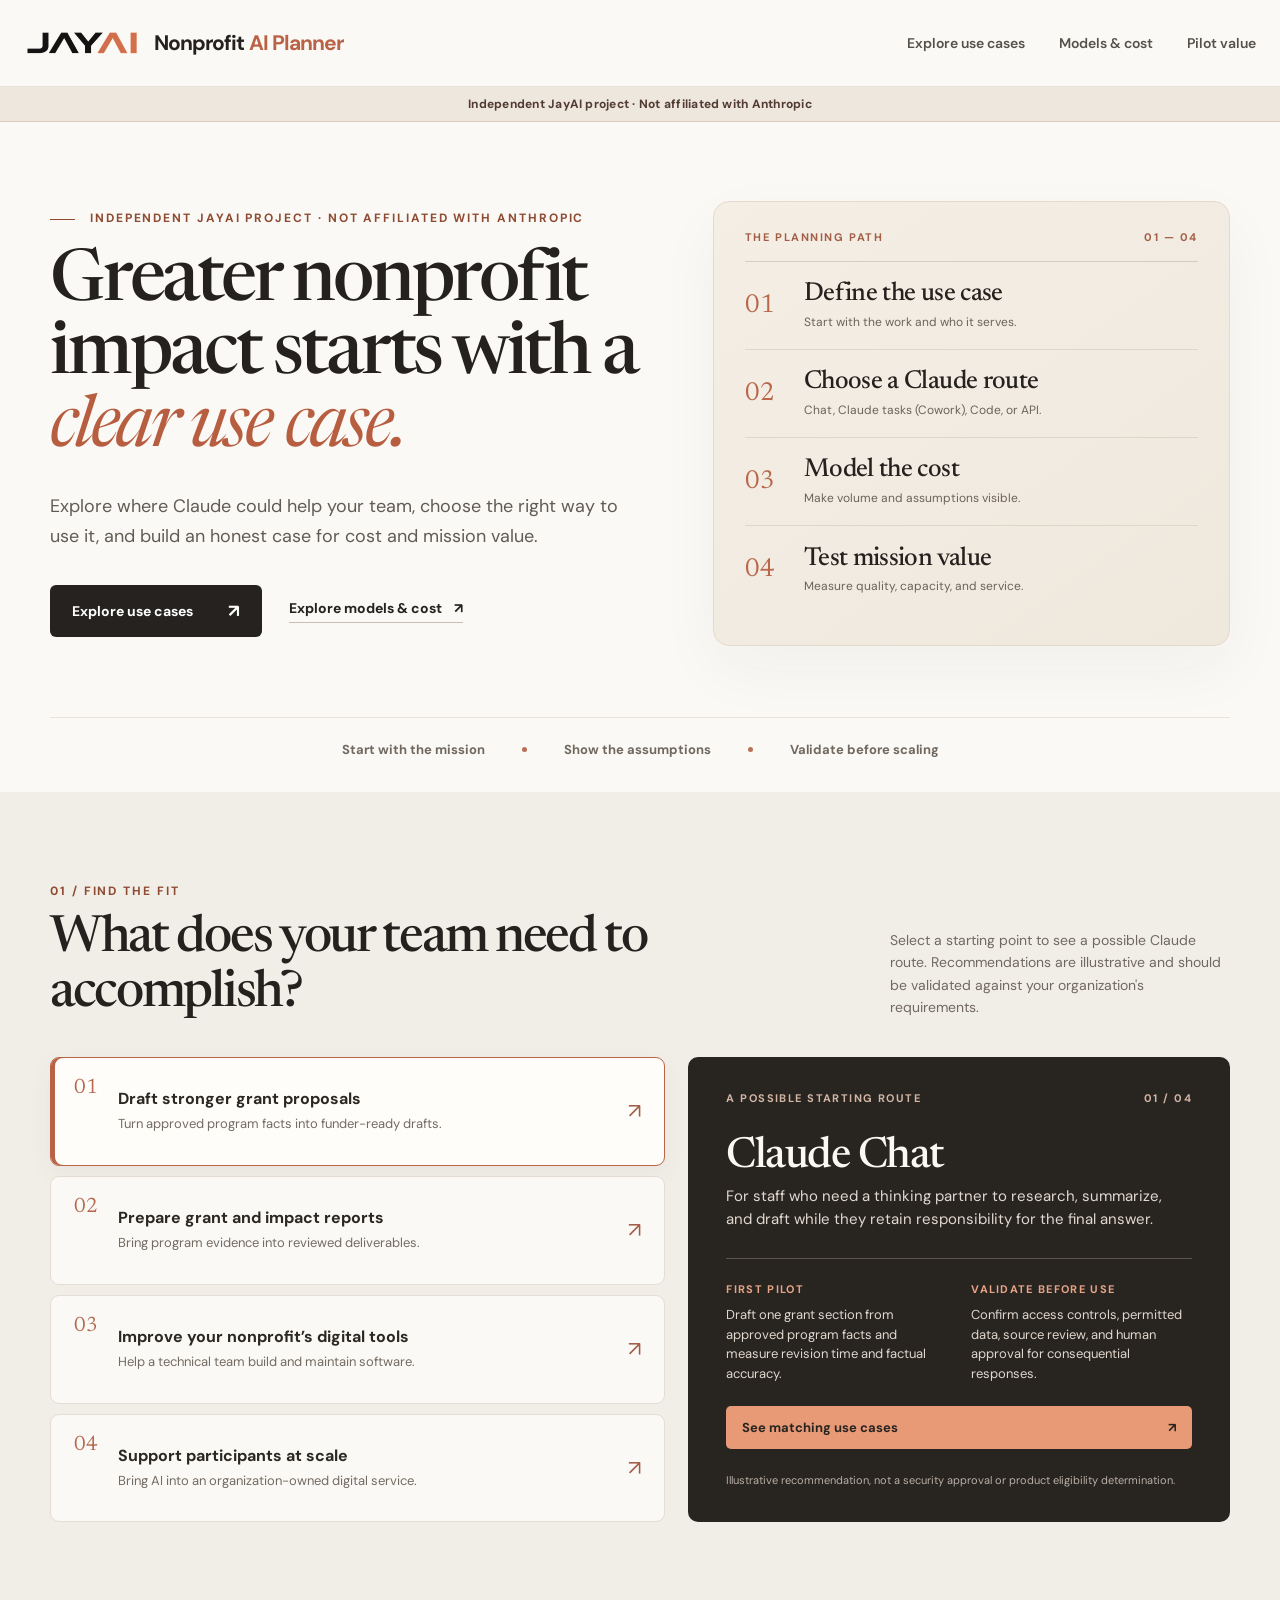
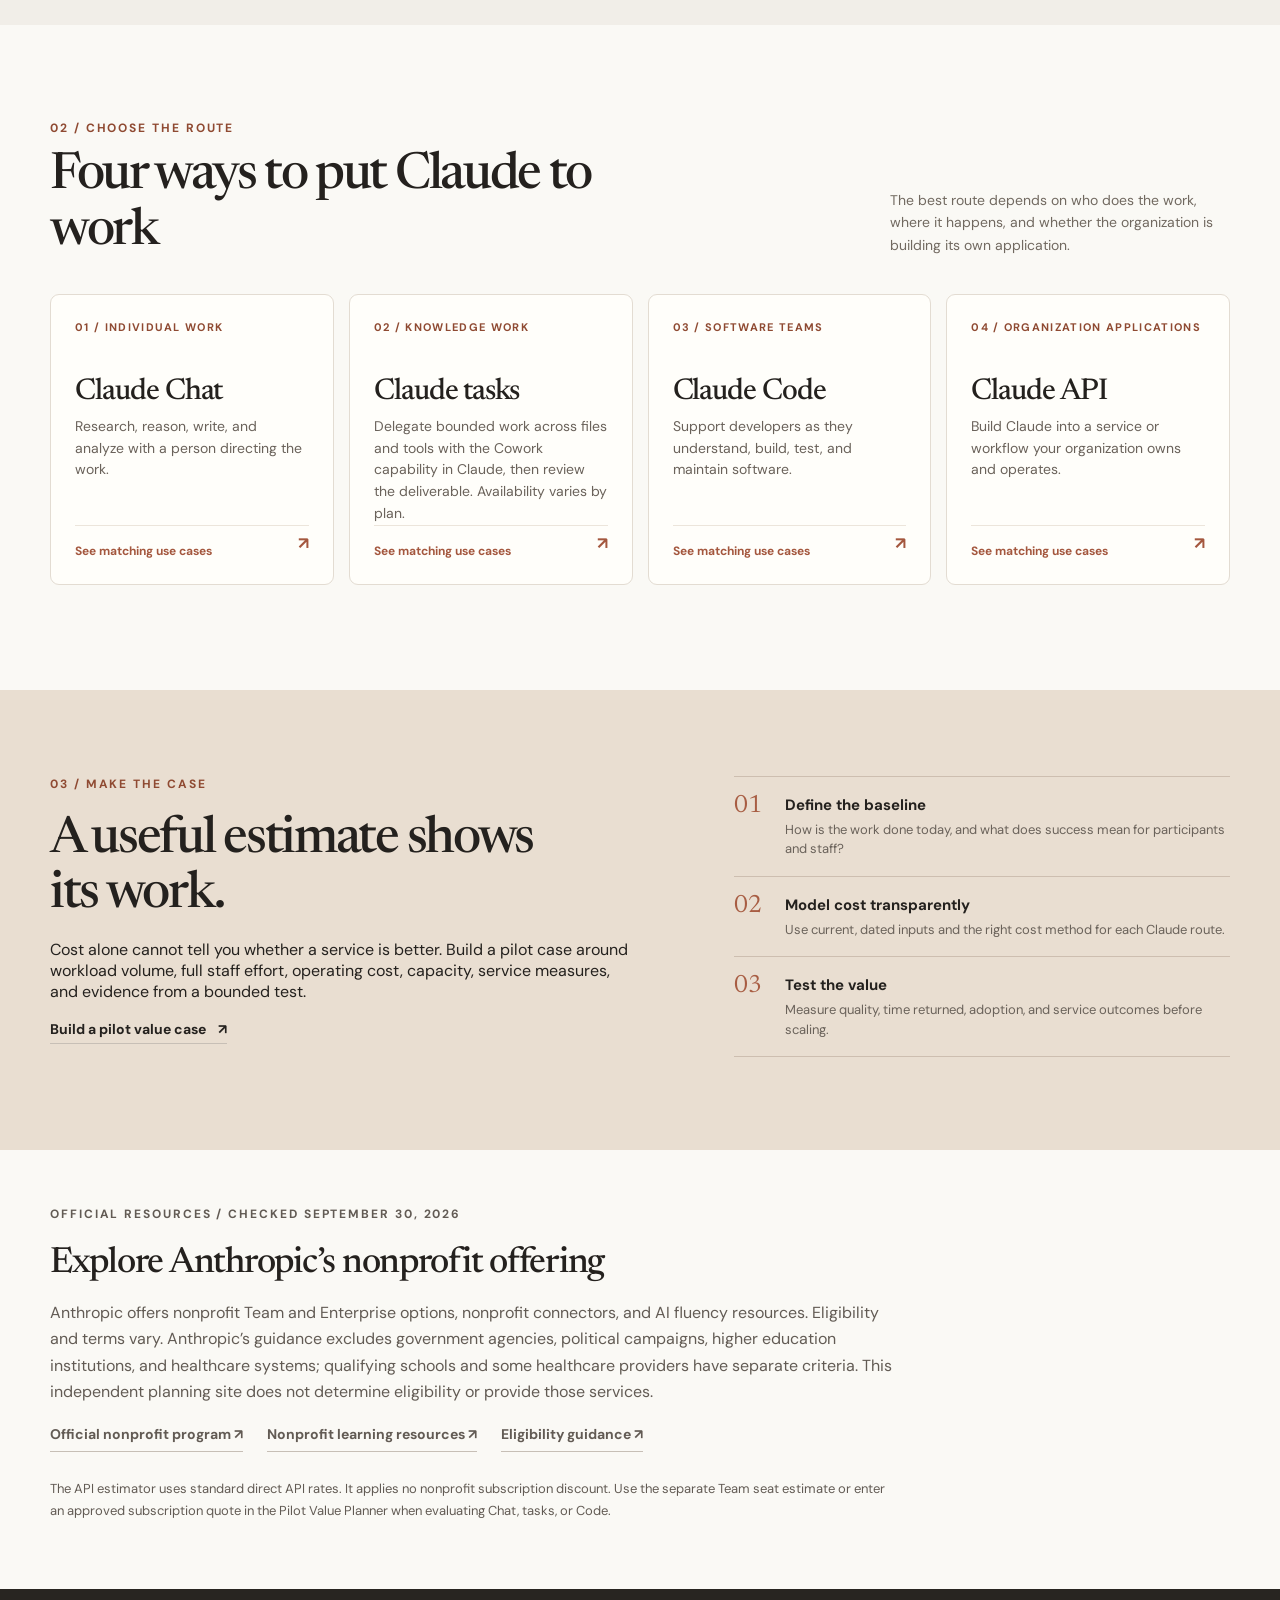
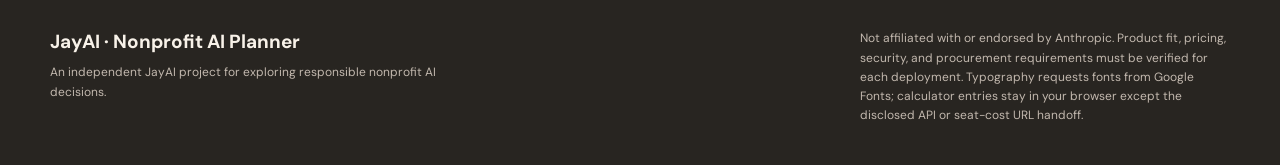
<file: index.html>
<!doctype html>
<html lang="en">
  <head>
    <meta charset="UTF-8" />
    <meta name="viewport" content="width=device-width, initial-scale=1" />
    <meta name="theme-color" content="#faf9f5" />
    <meta name="description" content="Explore how nonprofit teams could use Claude to improve service delivery, estimate cost, and plan measurable outcomes." />
    <title>JayAI Nonprofit AI Planner | Explore a path from use case to mission value</title>
    <link rel="icon" href="assets/jayai-favicon.svg" type="image/svg+xml" />
    <link rel="stylesheet" href="styles.css?v=mobile-path-1" />
    <script src="app.js?v=mobile-path-1" defer></script>
  </head>
  <body>
    <a class="skip-link" href="#main">Skip to content</a>
    <header class="site-header">
      <div class="header-inner">
        <a class="brand" href="#top" aria-label="JayAI nonprofit planner home">
          <img src="assets/jayai-wordmark-transparent.png" alt="" width="120" height="34" />
          <span>Nonprofit<span class="brand-accent"> AI Planner</span></span>
        </a>
        <nav aria-label="Main navigation">
          <a href="use-cases.html">Explore use cases</a>
          <a href="models.html">Models & cost</a>
          <a href="pilot-value.html">Pilot value</a>
        </nav>
      </div>
    </header>

    <p class="independence-banner">Independent JayAI project · Not affiliated with Anthropic</p>
    <main id="main">
      <section class="hero wrap" id="top" aria-labelledby="hero-title">
        <div class="hero-copy">
          <p class="eyebrow"><span class="eyebrow-rule"></span> Independent JayAI project · Not affiliated with Anthropic</p>
          <h1 id="hero-title">Greater nonprofit impact starts with a <em>clear use case.</em></h1>
          <p class="hero-lede">Explore where Claude could help your team, choose the right way to use it, and build an honest case for cost and mission value.</p>
          <div class="hero-actions">
            <a class="button button-primary" href="use-cases.html">Explore use cases <span aria-hidden="true">↗</span></a>
            <a class="text-link" href="models.html">Explore models & cost <span aria-hidden="true">↗</span></a>
          </div>
        </div>
        <div class="hero-path">
          <div class="path-heading"><span>The planning path</span><span>01 — 04</span></div>
          <ol class="path-steps">
            <li><span class="path-number">01</span><div><strong>Define the use case</strong><p>Start with the work and who it serves.</p></div></li>
            <li><span class="path-number">02</span><div><strong>Choose a Claude route</strong><p>Chat, Claude tasks (Cowork), Code, or API.</p></div></li>
            <li><span class="path-number">03</span><div><strong>Model the cost</strong><p>Make volume and assumptions visible.</p></div></li>
            <li><span class="path-number">04</span><div><strong>Test mission value</strong><p>Measure quality, capacity, and service.</p></div></li>
          </ol>
        </div>
      </section>

      <div class="trust-line wrap" aria-label="Planning principles">
        <span>Start with the mission</span><span class="principle-separator" aria-hidden="true"></span>
        <span>Show the assumptions</span><span class="principle-separator" aria-hidden="true"></span>
        <span>Validate before scaling</span>
      </div>

      <section class="explore-section" id="explore" aria-labelledby="explore-title">
        <div class="wrap">
          <div class="section-heading">
            <div><p class="eyebrow">01 / Find the fit</p><h2 id="explore-title">What does your team need to accomplish?</h2></div>
            <p>Select a starting point to see a possible Claude route. Recommendations are illustrative and should be validated against your organization's requirements.</p>
          </div>
          <div class="explore-layout">
            <div class="scenario-list" role="group" aria-label="Nonprofit use case examples">
              <button class="scenario is-active" type="button" data-scenario="policy" aria-pressed="true"><span class="scenario-number">01</span><span class="scenario-text"><strong>Draft stronger grant proposals</strong><small>Turn approved program facts into funder-ready drafts.</small></span><span class="scenario-arrow" aria-hidden="true">↗</span></button>
              <button class="scenario" type="button" data-scenario="casework" aria-pressed="false"><span class="scenario-number">02</span><span class="scenario-text"><strong>Prepare grant and impact reports</strong><small>Bring program evidence into reviewed deliverables.</small></span><span class="scenario-arrow" aria-hidden="true">↗</span></button>
              <button class="scenario" type="button" data-scenario="software" aria-pressed="false"><span class="scenario-number">03</span><span class="scenario-text"><strong>Improve your nonprofit’s digital tools</strong><small>Help a technical team build and maintain software.</small></span><span class="scenario-arrow" aria-hidden="true">↗</span></button>
              <button class="scenario" type="button" data-scenario="participant" aria-pressed="false"><span class="scenario-number">04</span><span class="scenario-text"><strong>Support participants at scale</strong><small>Bring AI into an organization-owned digital service.</small></span><span class="scenario-arrow" aria-hidden="true">↗</span></button>
            </div>
            <article class="recommendation" aria-live="polite" aria-atomic="true">
              <div class="recommendation-top"><span class="result-label">A possible starting route</span><span class="result-indicator" id="result-index">01 / 04</span></div>
              <h3 id="route-title">Claude Chat</h3>
              <p class="result-purpose" id="route-purpose">For staff who need a thinking partner to research, summarize, and draft while they retain responsibility for the final answer.</p>
              <div class="result-divider"></div>
              <dl class="result-details"><div><dt>First pilot</dt><dd id="pilot-text">Draft one grant section from approved program facts and measure revision time and factual accuracy.</dd></div><div><dt>Validate before use</dt><dd id="check-text">Confirm access controls, permitted data, source review, and human approval for consequential responses.</dd></div></dl>
              <a class="recommendation-next" id="route-next" href="use-cases.html?route=Chat">See matching use cases <span aria-hidden="true">↗</span></a>
              <p class="result-note">Illustrative recommendation, not a security approval or product eligibility determination.</p>
            </article>
          </div>
        </div>
      </section>

      <section class="routes-section wrap" id="routes" aria-labelledby="routes-title">
        <div class="section-heading routes-heading"><div><p class="eyebrow">02 / Choose the route</p><h2 id="routes-title">Four ways to put Claude to work</h2></div><p>The best route depends on who does the work, where it happens, and whether the organization is building its own application.</p></div>
        <div class="route-grid">
          <article class="route-card"><span class="route-card-index">01 / Individual work</span><h3>Claude Chat</h3><p>Research, reason, write, and analyze with a person directing the work.</p><a class="route-card-foot" href="use-cases.html?route=Chat">See matching use cases <span aria-hidden="true">↗</span></a></article>
          <article class="route-card"><span class="route-card-index">02 / Knowledge work</span><h3>Claude tasks</h3><p>Delegate bounded work across files and tools with the Cowork capability in Claude, then review the deliverable. Availability varies by plan.</p><a class="route-card-foot" href="use-cases.html?route=Cowork">See matching use cases <span aria-hidden="true">↗</span></a></article>
          <article class="route-card"><span class="route-card-index">03 / Software teams</span><h3>Claude Code</h3><p>Support developers as they understand, build, test, and maintain software.</p><a class="route-card-foot" href="use-cases.html?route=Code">See matching use cases <span aria-hidden="true">↗</span></a></article>
          <article class="route-card"><span class="route-card-index">04 / Organization applications</span><h3>Claude API</h3><p>Build Claude into a service or workflow your organization owns and operates.</p><a class="route-card-foot" href="use-cases.html?route=API">See matching use cases <span aria-hidden="true">↗</span></a></article>
        </div>
      </section>

      <section class="approach-section" id="approach" aria-labelledby="approach-title"><div class="wrap approach-layout"><div><p class="eyebrow">03 / Make the case</p><h2 id="approach-title">A useful estimate shows its work.</h2><p>Cost alone cannot tell you whether a service is better. Build a pilot case around workload volume, full staff effort, operating cost, capacity, service measures, and evidence from a bounded test.</p><a class="text-link" href="pilot-value.html">Build a pilot value case <span aria-hidden="true">↗</span></a></div><ol class="approach-steps"><li><span>01</span><div><strong>Define the baseline</strong><p>How is the work done today, and what does success mean for participants and staff?</p></div></li><li><span>02</span><div><strong>Model cost transparently</strong><p>Use current, dated inputs and the right cost method for each Claude route.</p></div></li><li><span>03</span><div><strong>Test the value</strong><p>Measure quality, time returned, adoption, and service outcomes before scaling.</p></div></li></ol></div></section>
      <section class="nonprofit-context wrap" aria-labelledby="nonprofit-context-title"><p class="eyebrow">Official resources / checked September 30, 2026</p><h2 id="nonprofit-context-title">Explore Anthropic’s nonprofit offering</h2><p>Anthropic offers nonprofit Team and Enterprise options, nonprofit connectors, and AI fluency resources. Eligibility and terms vary. Anthropic’s guidance excludes government agencies, political campaigns, higher education institutions, and healthcare systems; qualifying schools and some healthcare providers have separate criteria. This independent planning site does not determine eligibility or provide those services.</p><p><a class="text-link" href="https://claude.com/solutions/nonprofits" target="_blank" rel="noopener noreferrer">Official nonprofit program ↗</a> <a class="text-link" href="https://academy.claude.com/collections/nonprofits" target="_blank" rel="noopener noreferrer">Nonprofit learning resources ↗</a> <a class="text-link" href="https://academy.claude.com/tutorials/getting-started-with-claude-for-nonprofits" target="_blank" rel="noopener noreferrer">Eligibility guidance ↗</a></p><p class="context-small">The API estimator uses standard direct API rates. It applies no nonprofit subscription discount. Use the separate Team seat estimate or enter an approved subscription quote in the Pilot Value Planner when evaluating Chat, tasks, or Code.</p></section>
    </main>

    <footer class="site-footer"><div class="wrap footer-inner"><div><strong>JayAI · Nonprofit AI Planner</strong><p>An independent JayAI project for exploring responsible nonprofit AI decisions.</p></div><p>Not affiliated with or endorsed by Anthropic. Product fit, pricing, security, and procurement requirements must be verified for each deployment. Typography requests fonts from Google Fonts; calculator entries stay in your browser except the disclosed API or seat-cost URL handoff.</p></div></footer>
  </body>
</html>
</file>
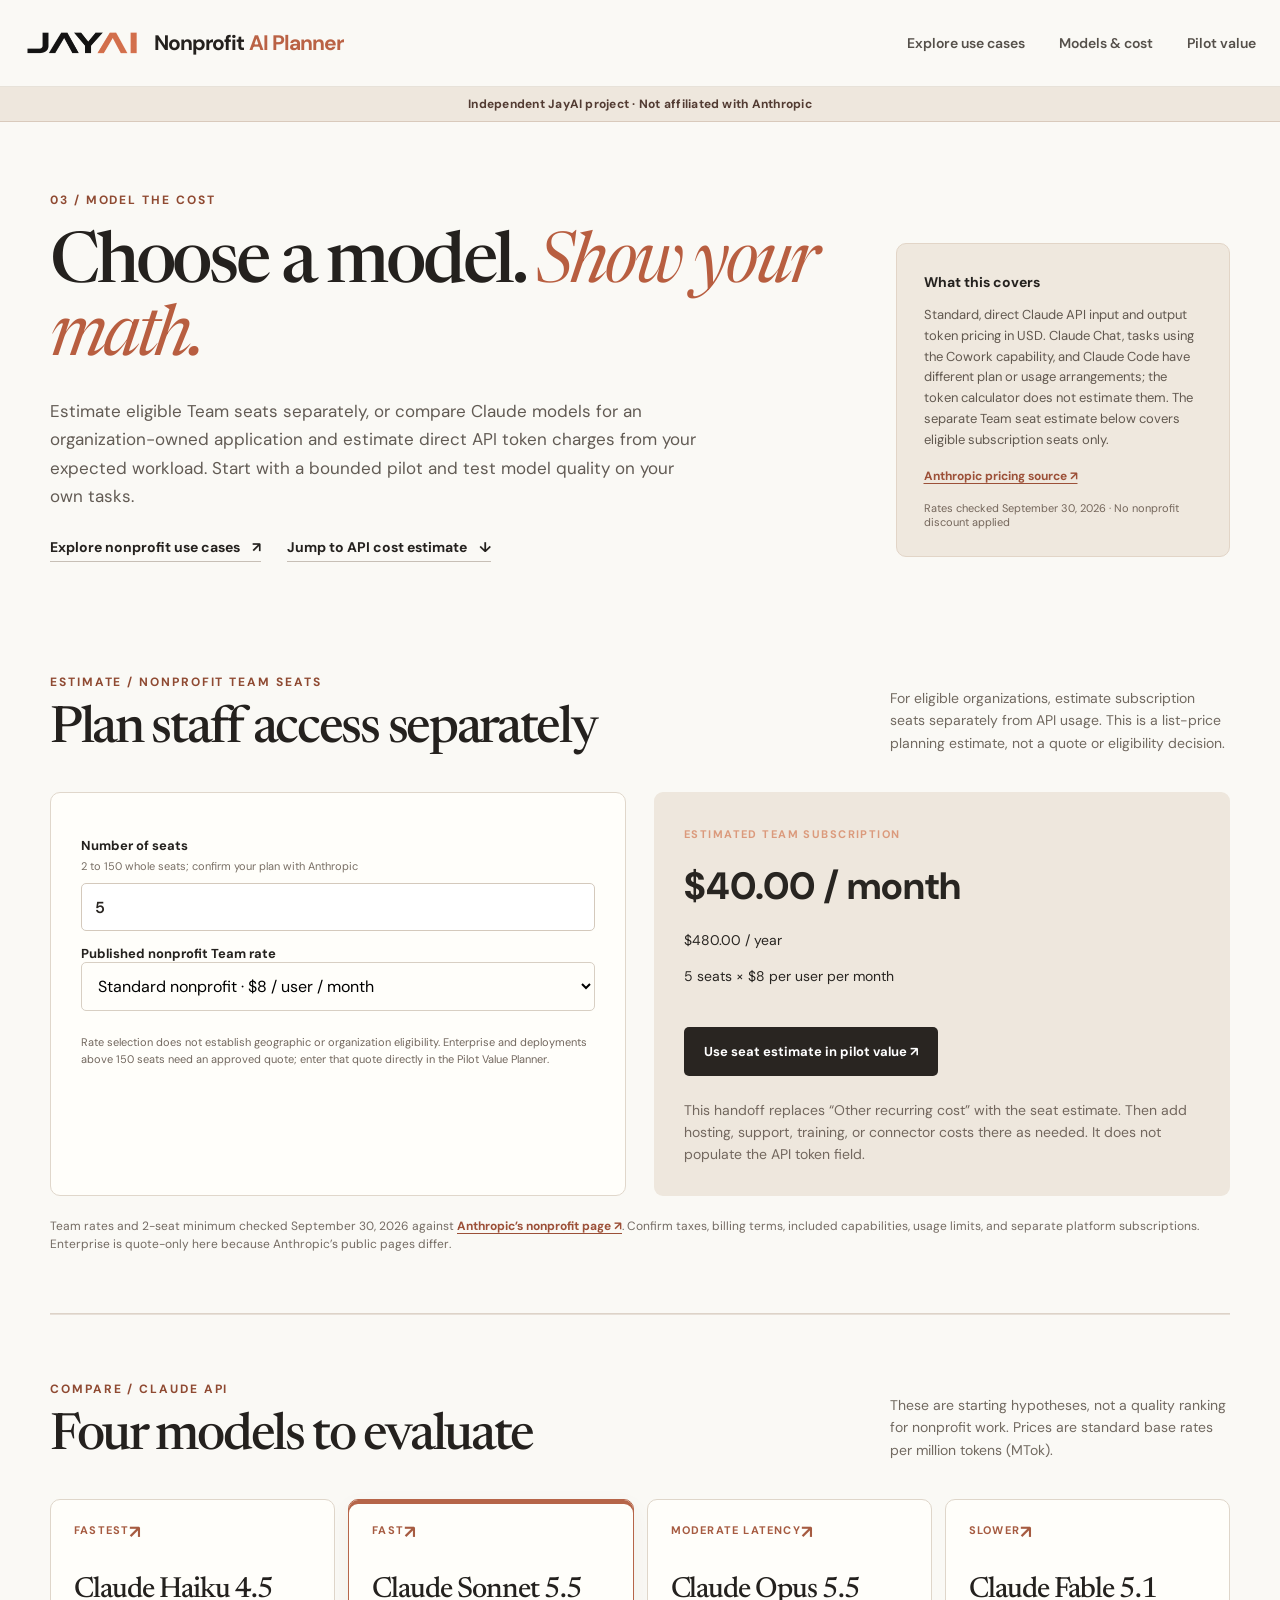
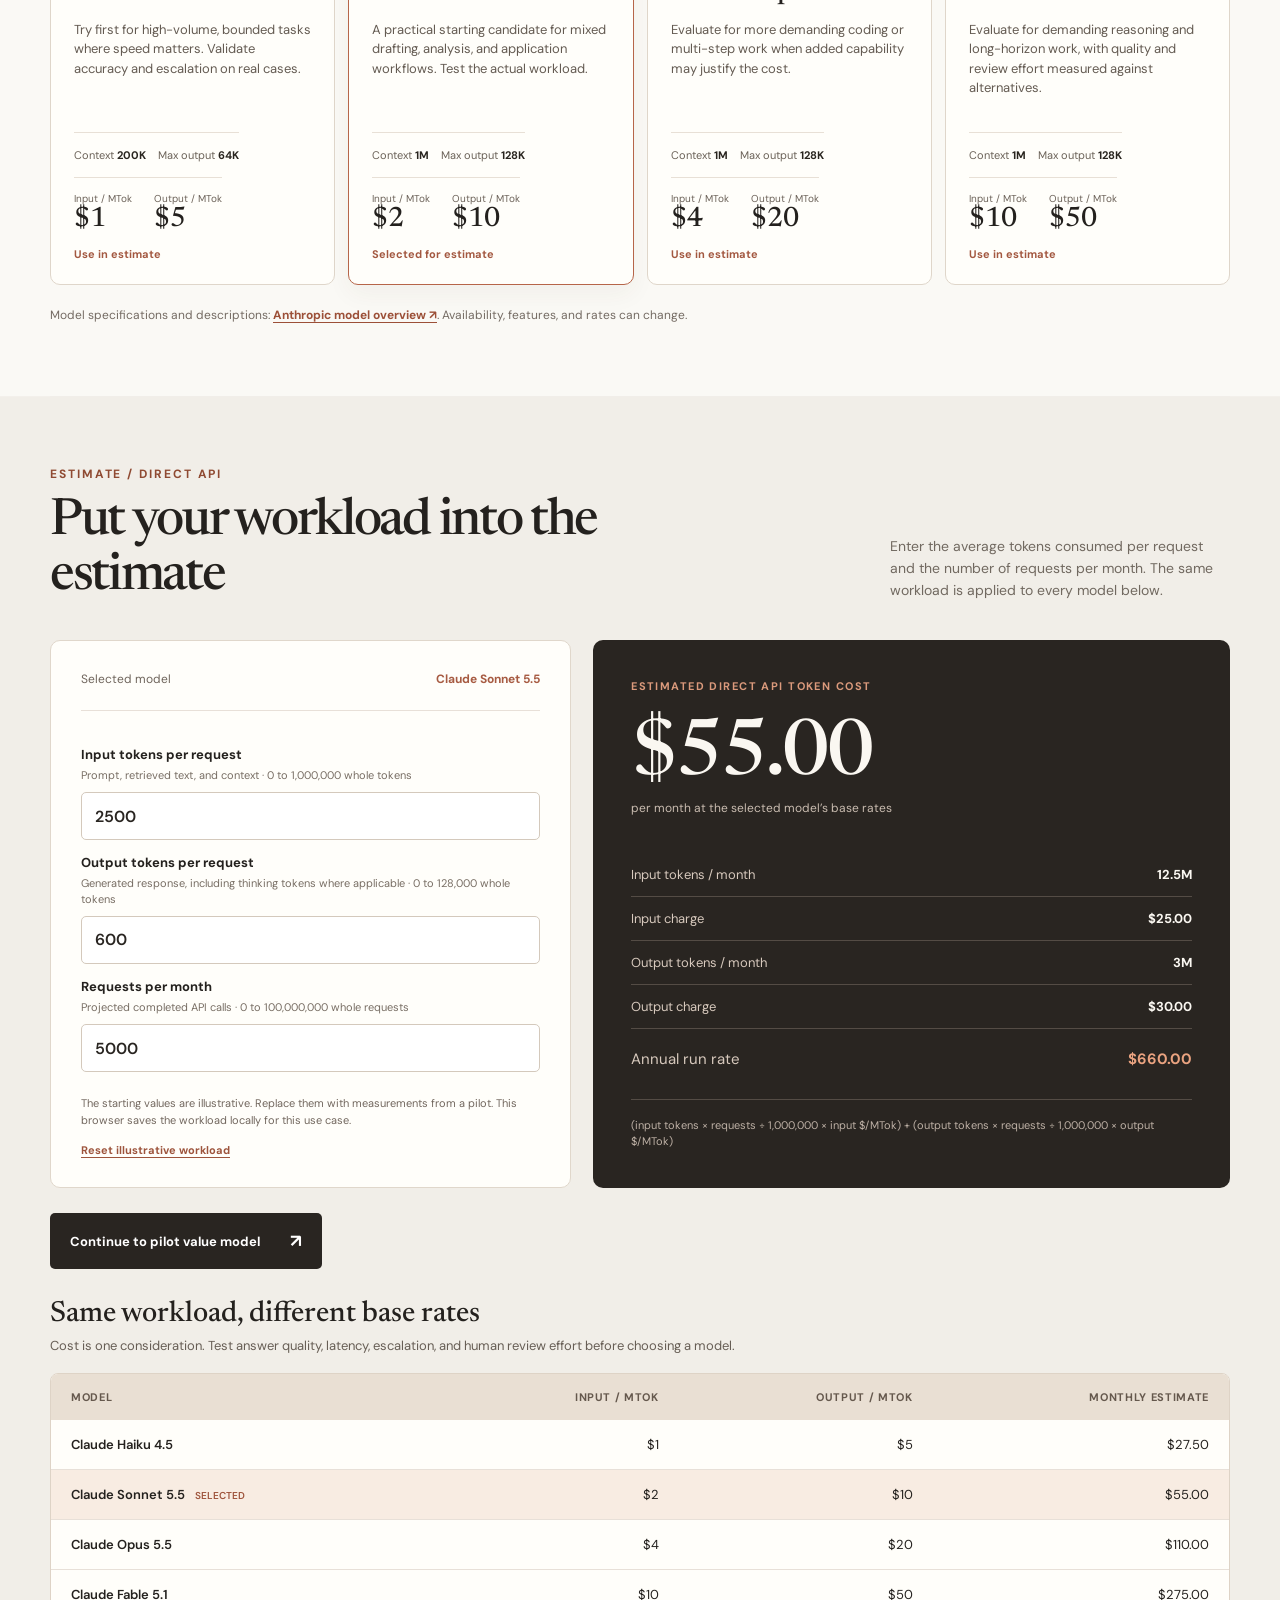
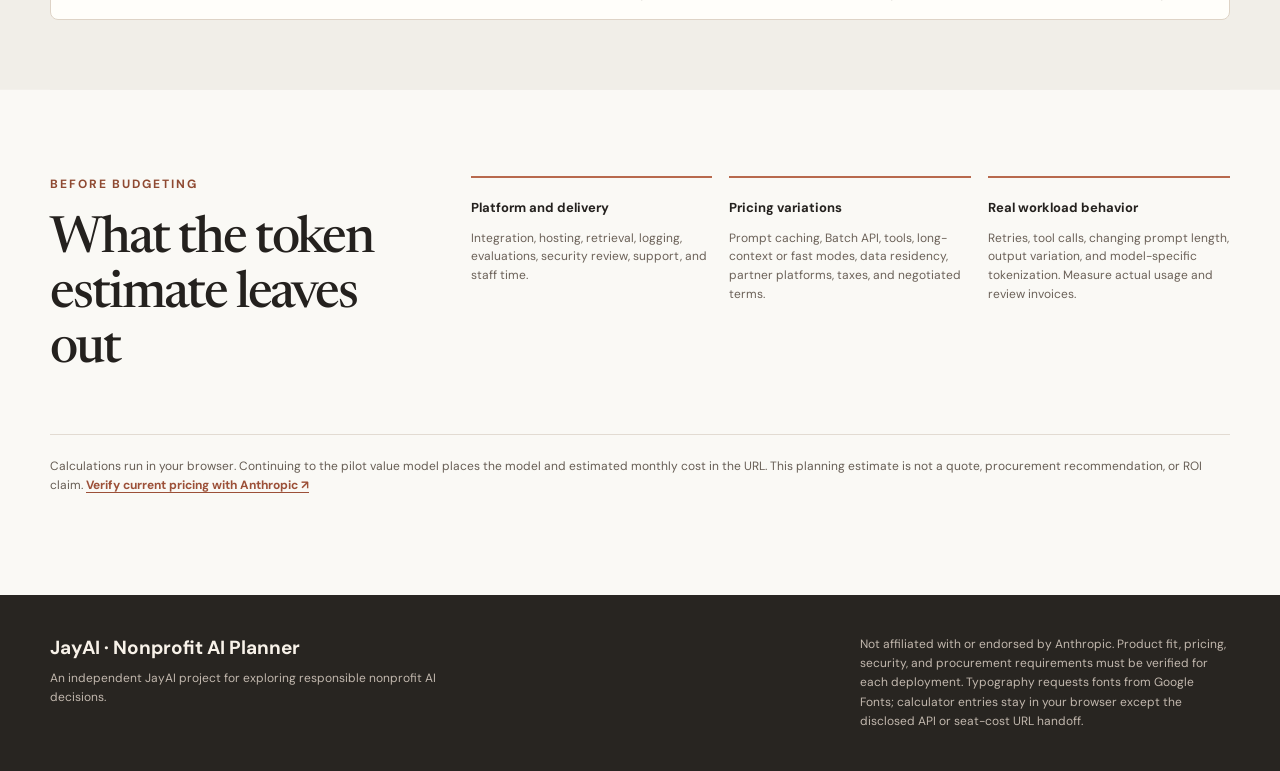
<file: models.html>
<!doctype html>
<html lang="en">
  <head>
    <meta charset="UTF-8" />
    <meta name="viewport" content="width=device-width, initial-scale=1" />
    <meta name="theme-color" content="#faf9f5" />
    <meta name="description" content="Compare Claude models and estimate direct API token costs with transparent, editable workload assumptions." />
    <title>Models & API Cost | JayAI Nonprofit AI Planner</title>
    <link rel="icon" href="assets/jayai-favicon.svg" type="image/svg+xml" />
    <link rel="stylesheet" href="styles.css?v=mobile-flow-2" />
    <link rel="stylesheet" href="models.css?v=mobile-flow-2" />
    <script src="seats.js" defer></script>
    <script src="models.js?v=mobile-flow-2" defer></script>
  </head>
  <body>
    <a class="skip-link" href="#main">Skip to content</a>
    <header class="site-header"><div class="header-inner"><a class="brand" href="index.html" aria-label="JayAI nonprofit planner home"><img src="assets/jayai-wordmark-transparent.png" alt="" width="120" height="34" /><span>Nonprofit<span class="brand-accent"> AI Planner</span></span></a><nav aria-label="Main navigation"><a href="use-cases.html">Explore use cases</a><a href="models.html" aria-current="page">Models & cost</a><a href="pilot-value.html">Pilot value</a></nav></div></header>
    <p class="independence-banner">Independent JayAI project · Not affiliated with Anthropic</p>
    <main id="main" class="models-page wrap">
      <section class="model-intro" aria-labelledby="page-title"><div><p class="eyebrow">03 / Model the cost</p><h1 id="page-title">Choose a model. <em>Show your math.</em></h1><p>Estimate eligible Team seats separately, or compare Claude models for an organization-owned application and estimate direct API token charges from your expected workload. Start with a bounded pilot and test model quality on your own tasks.</p><a class="text-link" href="use-cases.html">Explore nonprofit use cases <span aria-hidden="true">↗</span></a> <a class="text-link calculator-jump" href="#calculator">Jump to API cost estimate <span aria-hidden="true">↓</span></a></div><aside class="scope-note"><strong>What this covers</strong><p>Standard, direct Claude API input and output token pricing in USD. Claude Chat, tasks using the Cowork capability, and Claude Code have different plan or usage arrangements; the token calculator does not estimate them. The separate Team seat estimate below covers eligible subscription seats only.</p><a href="https://platform.claude.com/docs/en/about-claude/pricing" target="_blank" rel="noopener noreferrer">Anthropic pricing source ↗</a><span>Rates checked September 30, 2026 · No nonprofit discount applied</span></aside></section>

      <section class="seat-section" aria-labelledby="seat-title"><div class="section-heading"><div><p class="eyebrow">Estimate / Nonprofit Team seats</p><h2 id="seat-title">Plan staff access separately</h2></div><p>For eligible organizations, estimate subscription seats separately from API usage. This is a list-price planning estimate, not a quote or eligibility decision.</p></div><div class="seat-layout"><form id="seat-form" class="estimate-form"><label for="seat-count">Number of seats <small>2 to 150 whole seats; confirm your plan with Anthropic</small></label><input id="seat-count" type="number" min="2" max="150" step="1" value="5" required /><label for="seat-rate">Published nonprofit Team rate</label><select id="seat-rate"><option value="8">Standard nonprofit · $8 / user / month</option><option value="3">Eligible low- or middle-income country · $3 / user / month</option></select><p class="form-help">Rate selection does not establish geographic or organization eligibility. Enterprise and deployments above 150 seats need an approved quote; enter that quote directly in the Pilot Value Planner.</p><p id="seat-error" class="field-error" role="alert" hidden></p></form><div class="seat-results" aria-live="polite" aria-atomic="true"><span class="result-kicker">Estimated Team subscription</span><strong id="seat-monthly">$40.00 / month</strong><p id="seat-annual">$480.00 / year</p><p id="seat-math">5 seats × $8 per user per month</p><a class="pilot-next" id="seat-next" href="pilot-value.html?planMonthly=40">Use seat estimate in pilot value ↗</a><p class="form-help">This handoff replaces “Other recurring cost” with the seat estimate. Then add hosting, support, training, or connector costs there as needed. It does not populate the API token field.</p></div></div><p class="model-source">Team rates and 2-seat minimum checked September 30, 2026 against <a href="https://claude.com/solutions/nonprofits" target="_blank" rel="noopener noreferrer">Anthropic’s nonprofit page ↗</a>. Confirm taxes, billing terms, included capabilities, usage limits, and separate platform subscriptions. Enterprise is quote-only here because Anthropic’s public pages differ.</p></section>
      <section class="model-section" aria-labelledby="compare-title"><div class="section-heading"><div><p class="eyebrow">Compare / Claude API</p><h2 id="compare-title">Four models to evaluate</h2></div><p>These are starting hypotheses, not a quality ranking for nonprofit work. Prices are standard base rates per million tokens (MTok).</p></div><div class="model-grid" id="model-grid" role="group" aria-label="Select a model for the estimate"></div><p class="model-source">Model specifications and descriptions: <a href="https://platform.claude.com/docs/en/models/overview" target="_blank" rel="noopener noreferrer">Anthropic model overview ↗</a>. Availability, features, and rates can change.</p></section>

      <section class="calculator-section" id="calculator" aria-labelledby="calculator-title"><div class="section-heading"><div><p class="eyebrow">Estimate / Direct API</p><h2 id="calculator-title">Put your workload into the estimate</h2></div><p>Enter the average tokens consumed per request and the number of requests per month. The same workload is applied to every model below.</p></div><div class="calculator-layout"><form class="estimate-form" id="estimate-form"><div class="selected-label">Selected model <strong id="selected-model">Claude Sonnet 5.5</strong></div><label for="input-tokens">Input tokens per request <small>Prompt, retrieved text, and context · 0 to 1,000,000 whole tokens</small></label><input id="input-tokens" name="inputTokens" type="number" min="0" max="1000000" step="1" value="2500" inputmode="numeric" required /><label for="output-tokens">Output tokens per request <small>Generated response, including thinking tokens where applicable · 0 to 128,000 whole tokens</small></label><input id="output-tokens" name="outputTokens" type="number" min="0" max="128000" step="1" value="600" inputmode="numeric" required /><label for="requests-month">Requests per month <small>Projected completed API calls · 0 to 100,000,000 whole requests</small></label><input id="requests-month" name="requestsMonth" type="number" min="0" max="100000000" step="1" value="5000" inputmode="numeric" required /><p class="form-help">The starting values are illustrative. Replace them with measurements from a pilot. This browser saves the workload locally for this use case.</p><button class="reset-estimate" id="reset-estimate" type="button">Reset illustrative workload</button><p class="form-error" id="form-error" role="alert" hidden></p></form><div class="estimate-results" id="estimate-results" aria-live="polite" aria-atomic="true"><span class="result-kicker">Estimated direct API token cost</span><div class="estimate-total" id="monthly-total">$55.00</div><div class="total-caption">per month at the selected model’s base rates</div><p id="model-limit-note" class="model-limit-note" role="status" hidden></p><dl class="cost-breakdown"><div><dt>Input tokens / month</dt><dd id="input-month">12.5M</dd></div><div><dt>Input charge</dt><dd id="input-charge">$25.00</dd></div><div><dt>Output tokens / month</dt><dd id="output-month">3M</dd></div><div><dt>Output charge</dt><dd id="output-charge">$30.00</dd></div><div class="cost-total"><dt>Annual run rate</dt><dd id="annual-total">$660.00</dd></div></dl><p class="formula">(input tokens × requests ÷ 1,000,000 × input $/MTok) + (output tokens × requests ÷ 1,000,000 × output $/MTok)</p></div></div><a class="pilot-next" id="pilot-next" href="pilot-value.html">Continue to pilot value model <span aria-hidden="true">↗</span></a><div class="comparison"><h3>Same workload, different base rates</h3><p>Cost is one consideration. Test answer quality, latency, escalation, and human review effort before choosing a model.</p><div class="comparison-scroll" tabindex="0" role="region" aria-label="Model cost comparison; scroll horizontally for all columns"><table><caption class="visually-hidden">Estimated monthly direct API token charge by model</caption><thead><tr><th scope="col">Model</th><th scope="col">Input / MTok</th><th scope="col">Output / MTok</th><th scope="col">Monthly estimate</th></tr></thead><tbody id="comparison-body"></tbody></table></div></div></section>

      <section class="boundaries" aria-labelledby="boundaries-title"><div><p class="eyebrow">Before budgeting</p><h2 id="boundaries-title">What the token estimate leaves out</h2></div><div class="boundary-grid"><div><strong>Platform and delivery</strong><p>Integration, hosting, retrieval, logging, evaluations, security review, support, and staff time.</p></div><div><strong>Pricing variations</strong><p>Prompt caching, Batch API, tools, long-context or fast modes, data residency, partner platforms, taxes, and negotiated terms.</p></div><div><strong>Real workload behavior</strong><p>Retries, tool calls, changing prompt length, output variation, and model-specific tokenization. Measure actual usage and review invoices.</p></div></div><p class="boundary-footer">Calculations run in your browser. Continuing to the pilot value model places the model and estimated monthly cost in the URL. This planning estimate is not a quote, procurement recommendation, or ROI claim. <a href="https://platform.claude.com/docs/en/about-claude/pricing" target="_blank" rel="noopener noreferrer">Verify current pricing with Anthropic ↗</a></p></section>
      <a class="mobile-live-summary" id="model-live-summary" href="#estimate-results" hidden><span><small id="model-summary-name">Claude Sonnet 5.5</small><strong id="model-summary-cost">$55.00 / month</strong></span><span class="mobile-summary-arrow" aria-hidden="true">↗</span></a>
    </main>
    <footer class="site-footer"><div class="wrap footer-inner"><div><strong>JayAI · Nonprofit AI Planner</strong><p>An independent JayAI project for exploring responsible nonprofit AI decisions.</p></div><p>Not affiliated with or endorsed by Anthropic. Product fit, pricing, security, and procurement requirements must be verified for each deployment. Typography requests fonts from Google Fonts; calculator entries stay in your browser except the disclosed API or seat-cost URL handoff.</p></div></footer>
  <noscript><p class="noscript-note">This interactive planner needs JavaScript to calculate and show use cases.</p></noscript>
  </body>
</html>
</file>
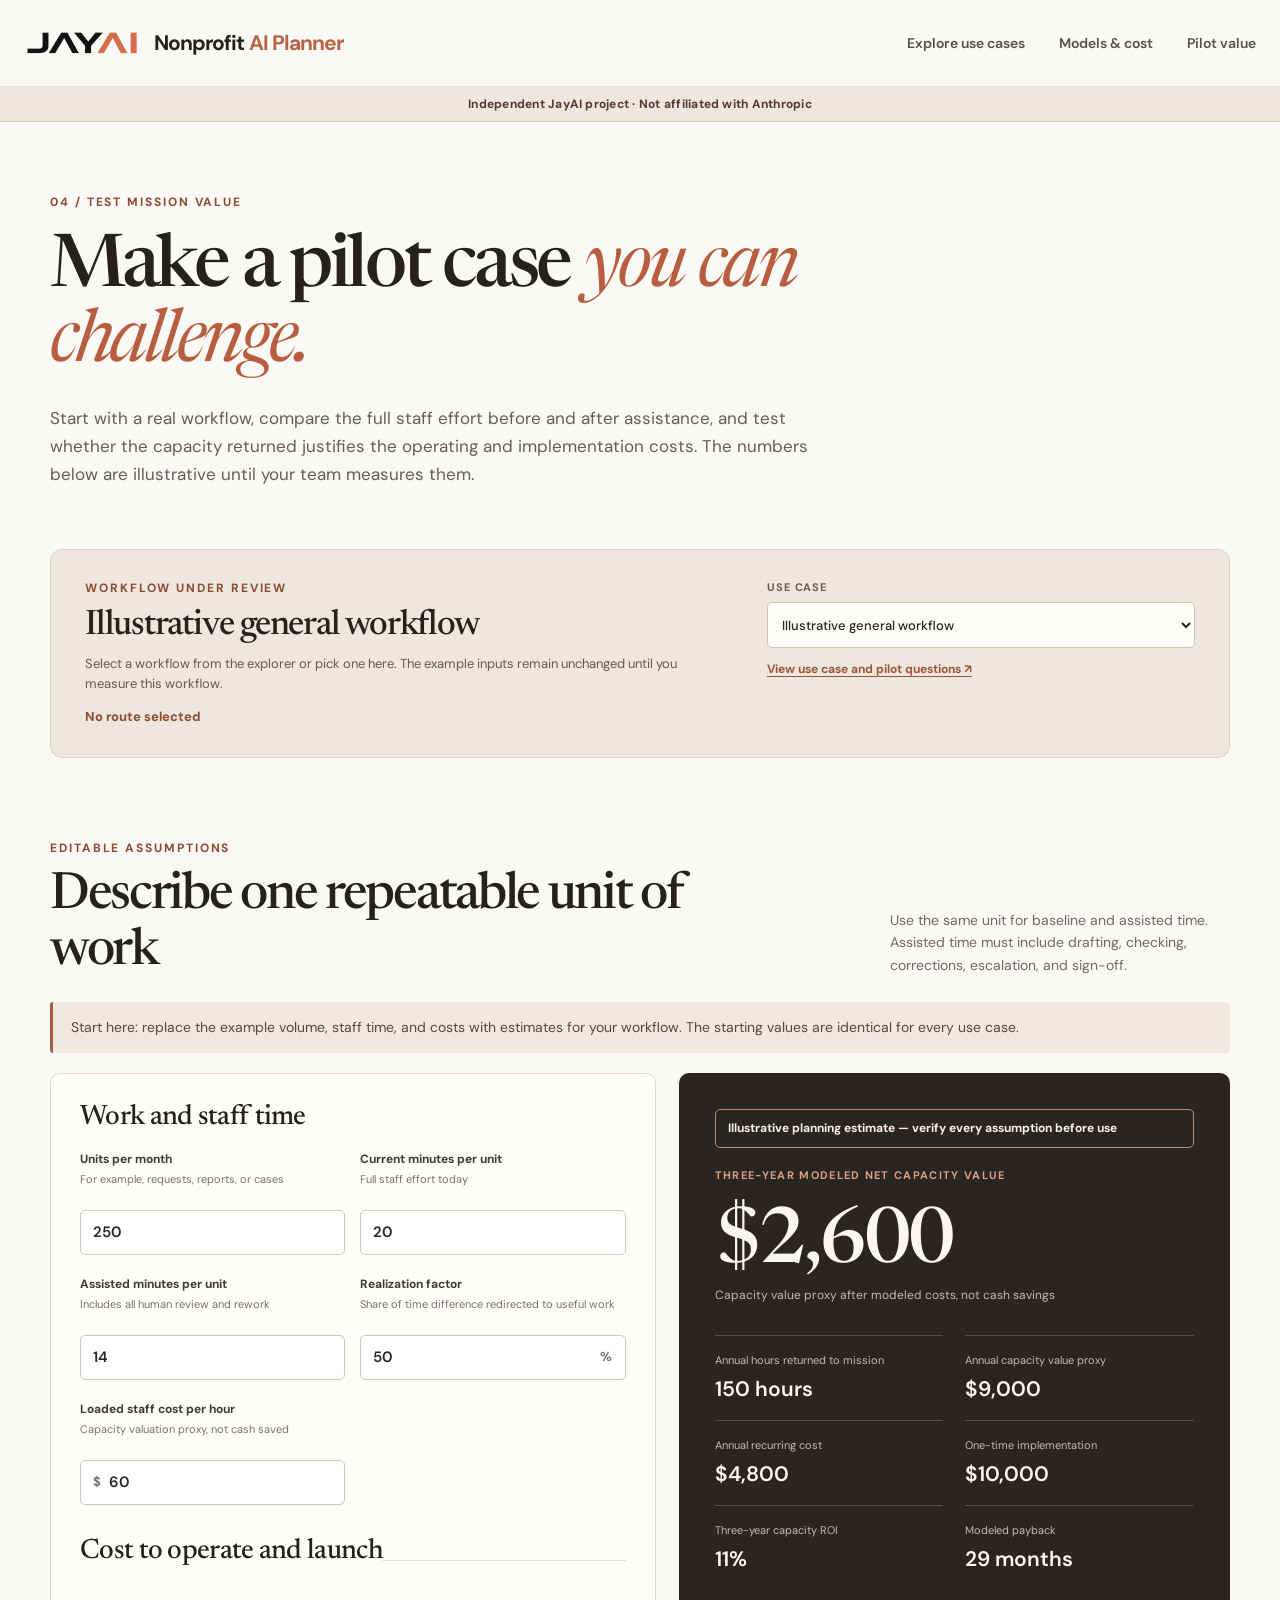
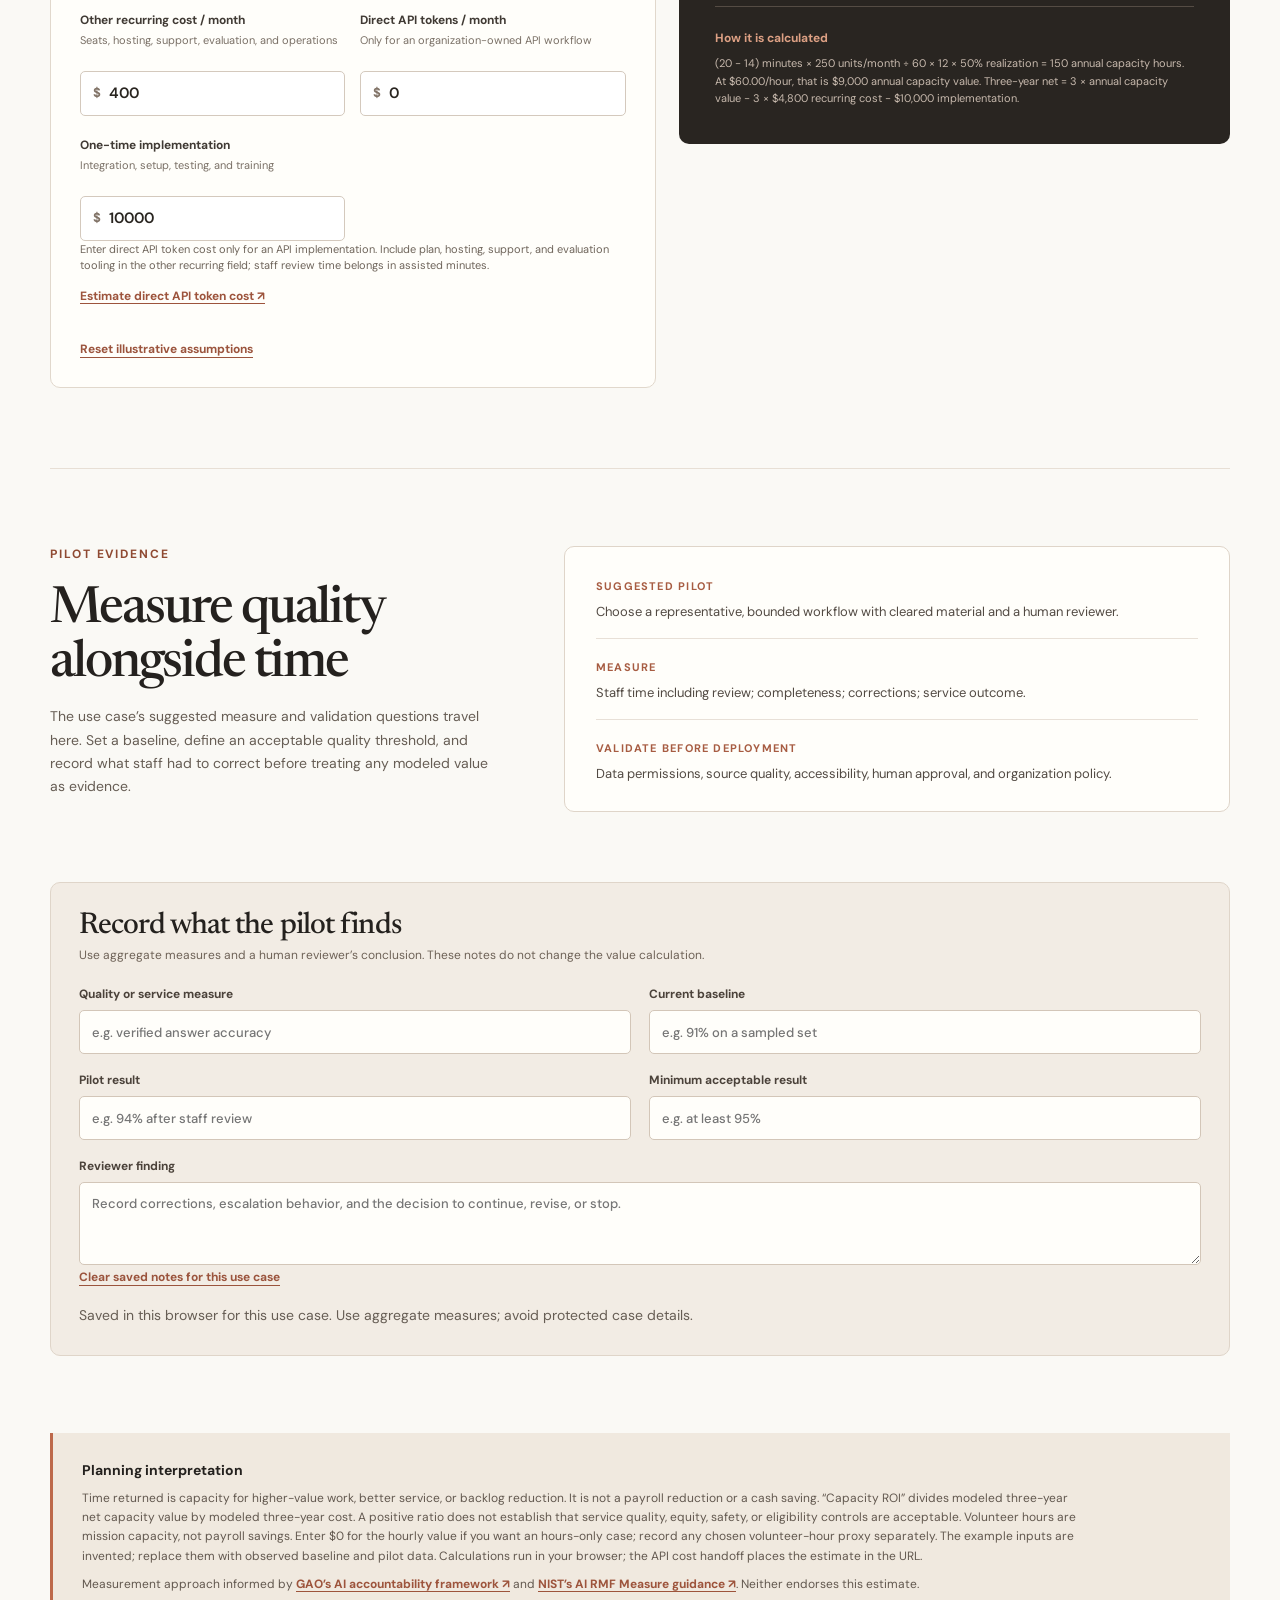
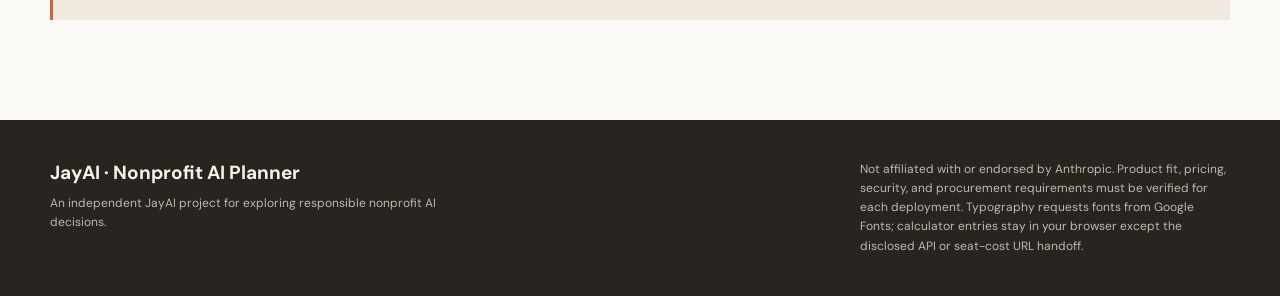
<file: pilot-value.html>
<!doctype html>
<html lang="en">
  <head>
    <meta charset="UTF-8" />
    <meta name="viewport" content="width=device-width, initial-scale=1" />
    <meta name="theme-color" content="#faf9f5" />
    <meta name="description" content="Build an editable nonprofit AI pilot value case with staff capacity, review time, operating cost, and quality measures." />
    <title>Pilot Value Planner | JayAI Nonprofit AI Planner</title>
    <link rel="icon" href="assets/jayai-favicon.svg" type="image/svg+xml" />
    <link rel="stylesheet" href="styles.css?v=mobile-flow-2" />
    <link rel="stylesheet" href="pilot-value.css?v=mobile-flow-2" />
    <script src="use-cases-data.js" defer></script>
    <script src="pilot-value.js?v=mobile-flow-2" defer></script>
  </head>
  <body>
    <a class="skip-link" href="#main">Skip to content</a>
    <header class="site-header"><div class="header-inner"><a class="brand" href="index.html" aria-label="JayAI nonprofit planner home"><img src="assets/jayai-wordmark-transparent.png" alt="" width="120" height="34" /><span>Nonprofit<span class="brand-accent"> AI Planner</span></span></a><nav aria-label="Main navigation"><a href="use-cases.html">Explore use cases</a><a href="models.html">Models & cost</a><a href="pilot-value.html" aria-current="page">Pilot value</a></nav></div></header>
    <p class="independence-banner">Independent JayAI project · Not affiliated with Anthropic</p>
    <main id="main" class="pilot-page wrap">
      <section class="pilot-intro"><p class="eyebrow">04 / Test mission value</p><h1>Make a pilot case <em>you can challenge.</em></h1><p>Start with a real workflow, compare the full staff effort before and after assistance, and test whether the capacity returned justifies the operating and implementation costs. The numbers below are illustrative until your team measures them.</p></section>
      <section class="pilot-context" aria-labelledby="context-title"><div><p class="eyebrow">Workflow under review</p><h2 id="context-title">Choose a use case</h2><p id="context-summary">Select a workflow from the explorer or pick one here.</p><p class="context-route" id="context-route"></p><p id="alternate-note" hidden>Modeled as an API implementation.</p></div><div class="context-actions"><label for="case-select">Use case<select id="case-select"><option value="">Illustrative general workflow</option></select></label><a id="case-link" href="use-cases.html">View use case and pilot questions ↗</a></div></section>

      <section class="pilot-workbench" aria-labelledby="workbench-title"><div class="section-heading"><div><p class="eyebrow">Editable assumptions</p><h2 id="workbench-title">Describe one repeatable unit of work</h2></div><p>Use the same unit for baseline and assisted time. Assisted time must include drafting, checking, corrections, escalation, and sign-off.</p></div><p class="example-intro">Start here: replace the example volume, staff time, and costs with estimates for your workflow. The starting values are identical for every use case.</p><div class="workbench-layout"><form class="pilot-form" id="pilot-form"><fieldset><legend>Work and staff time</legend><div class="field-grid"><label>Units per month <small>For example, requests, reports, or cases</small><input id="volume" type="number" min="0" max="100000000" step="1" value="250" required /></label><label>Current minutes per unit <small>Full staff effort today</small><input id="baseline" type="number" min="0" max="100000" step="0.01" value="20" required /></label><label>Assisted minutes per unit <small>Includes all human review and rework</small><input id="assisted" type="number" min="0" max="100000" step="0.01" value="14" required /></label><label>Realization factor <small>Share of time difference redirected to useful work</small><div class="input-suffix"><input id="realization" type="number" min="0" max="100" step="0.1" value="50" required /><span>%</span></div></label><label>Loaded staff cost per hour <small>Capacity valuation proxy, not cash saved</small><div class="input-prefix"><span>$</span><input id="hourly" type="number" min="0" max="100000" step="0.01" value="60" required /></div></label></div></fieldset><fieldset><legend>Cost to operate and launch</legend><div class="field-grid"><label>Other recurring cost / month <small>Seats, hosting, support, evaluation, and operations</small><div class="input-prefix"><span>$</span><input id="operating" type="number" min="0" max="100000000" step="0.01" value="400" required /></div></label><label>Direct API tokens / month <small>Only for an organization-owned API workflow</small><div class="input-prefix"><span>$</span><input id="api-cost" type="number" min="0" max="100000000" step="0.01" value="0" required /></div></label><label>One-time implementation <small>Integration, setup, testing, and training</small><div class="input-prefix"><span>$</span><input id="implementation" type="number" min="0" max="1000000000" step="0.01" value="10000" required /></div></label></div><p class="cost-note" id="seat-import-note" role="status" hidden>Team seat estimate imported into Other recurring cost. Add any additional operating costs to that total; avoid counting the seats twice. This estimate does not include API usage.</p><p class="cost-note" id="api-note">This field starts at zero. Add API cost only if the workflow uses the API; include other route charges above.</p><a id="api-link" href="models.html">Estimate direct API token cost ↗</a></fieldset><p class="form-error" id="form-error" role="alert" hidden></p><button class="reset-button" type="button" id="reset-example">Reset illustrative assumptions</button></form>

      <div class="pilot-results" id="pilot-results" aria-live="polite" aria-atomic="true"><p class="example-result" id="result-example">Illustrative planning estimate — verify every assumption before use</p><p class="result-kicker">Three-year modeled net capacity value</p><div class="hero-result" id="net-value">$2,600</div><p class="result-qualifier" id="net-qualifier">Capacity value proxy after modeled costs, not cash savings</p><div class="result-grid"><div><span>Annual hours returned to mission</span><strong id="hours">150 hours</strong></div><div><span>Annual capacity value proxy</span><strong id="annual-value">$9,000</strong></div><div><span>Annual recurring cost</span><strong id="annual-cost">$4,800</strong></div><div><span>One-time implementation</span><strong id="initial-cost">$10,000</strong></div><div><span>Three-year capacity ROI</span><strong id="roi">11%</strong></div><div><span>Modeled payback</span><strong id="payback">29 months</strong></div></div><div class="math-note"><strong>How it is calculated</strong><p id="math-summary">Time difference × monthly volume × 12 × realization factor = annual capacity hours. Hours × loaded hourly cost = annual capacity value proxy. Three-year net = three years of that value minus three years of recurring cost and one-time implementation.</p></div></div></div></section>

      <section class="evidence-section" aria-labelledby="evidence-title"><div><p class="eyebrow">Pilot evidence</p><h2 id="evidence-title">Measure quality alongside time</h2><p>The use case’s suggested measure and validation questions travel here. Set a baseline, define an acceptable quality threshold, and record what staff had to correct before treating any modeled value as evidence.</p></div><div class="evidence-panel"><div><span>Suggested pilot</span><p id="pilot-text">Choose a representative, bounded workflow with cleared material and a human reviewer.</p></div><div><span>Measure</span><p id="measure-text">Staff time including review; completeness; corrections; service outcome.</p></div><div><span>Validate before deployment</span><p id="validate-text">Data permissions, source quality, accessibility, human approval, and organization policy.</p></div></div><div class="evidence-worksheet"><h3>Record what the pilot finds</h3><p>Use aggregate measures and a human reviewer’s conclusion. These notes do not change the value calculation.</p><div class="evidence-fields"><label for="quality-metric">Quality or service measure<input id="quality-metric" type="text" maxlength="120" placeholder="e.g. verified answer accuracy" /></label><label for="quality-baseline">Current baseline<input id="quality-baseline" type="text" maxlength="120" placeholder="e.g. 91% on a sampled set" /></label><label for="quality-pilot">Pilot result<input id="quality-pilot" type="text" maxlength="120" placeholder="e.g. 94% after staff review" /></label><label for="quality-threshold">Minimum acceptable result<input id="quality-threshold" type="text" maxlength="120" placeholder="e.g. at least 95%" /></label><label class="evidence-wide" for="quality-notes">Reviewer finding<textarea id="quality-notes" maxlength="800" rows="3" placeholder="Record corrections, escalation behavior, and the decision to continue, revise, or stop."></textarea></label></div><button type="button" class="reset-button" id="clear-notes">Clear saved notes for this use case</button><p class="local-note" id="save-status" role="status">This browser saves the scenario locally. Do not enter protected case details.</p></div></section>
      <div class="pilot-method"><strong>Planning interpretation</strong><p>Time returned is capacity for higher-value work, better service, or backlog reduction. It is not a payroll reduction or a cash saving. “Capacity ROI” divides modeled three-year net capacity value by modeled three-year cost. A positive ratio does not establish that service quality, equity, safety, or eligibility controls are acceptable. Volunteer hours are mission capacity, not payroll savings. Enter $0 for the hourly value if you want an hours-only case; record any chosen volunteer-hour proxy separately. The example inputs are invented; replace them with observed baseline and pilot data. Calculations run in your browser; the API cost handoff places the estimate in the URL.</p><p>Measurement approach informed by <a href="https://www.gao.gov/products/gao-21-519sp" target="_blank" rel="noopener noreferrer">GAO’s AI accountability framework ↗</a> and <a href="https://airc.nist.gov/airmf-resources/playbook/measure/" target="_blank" rel="noopener noreferrer">NIST’s AI RMF Measure guidance ↗</a>. Neither endorses this estimate.</p></div>
      <a class="mobile-live-summary" id="pilot-live-summary" href="#pilot-results" hidden><span><small id="pilot-summary-label">Illustrative capacity net · 3 yr</small><strong id="pilot-summary-net">$2,600</strong></span><span><small>Payback</small><strong id="pilot-summary-payback">29 months</strong></span><span class="mobile-summary-arrow" aria-hidden="true">↗</span></a>
    </main>
    <footer class="site-footer"><div class="wrap footer-inner"><div><strong>JayAI · Nonprofit AI Planner</strong><p>An independent JayAI project for exploring responsible nonprofit AI decisions.</p></div><p>Not affiliated with or endorsed by Anthropic. Product fit, pricing, security, and procurement requirements must be verified for each deployment. Typography requests fonts from Google Fonts; calculator entries stay in your browser except the disclosed API or seat-cost URL handoff.</p></div></footer>
  <noscript><p class="noscript-note">This interactive planner needs JavaScript to calculate and show use cases.</p></noscript>
  </body>
</html>
</file>
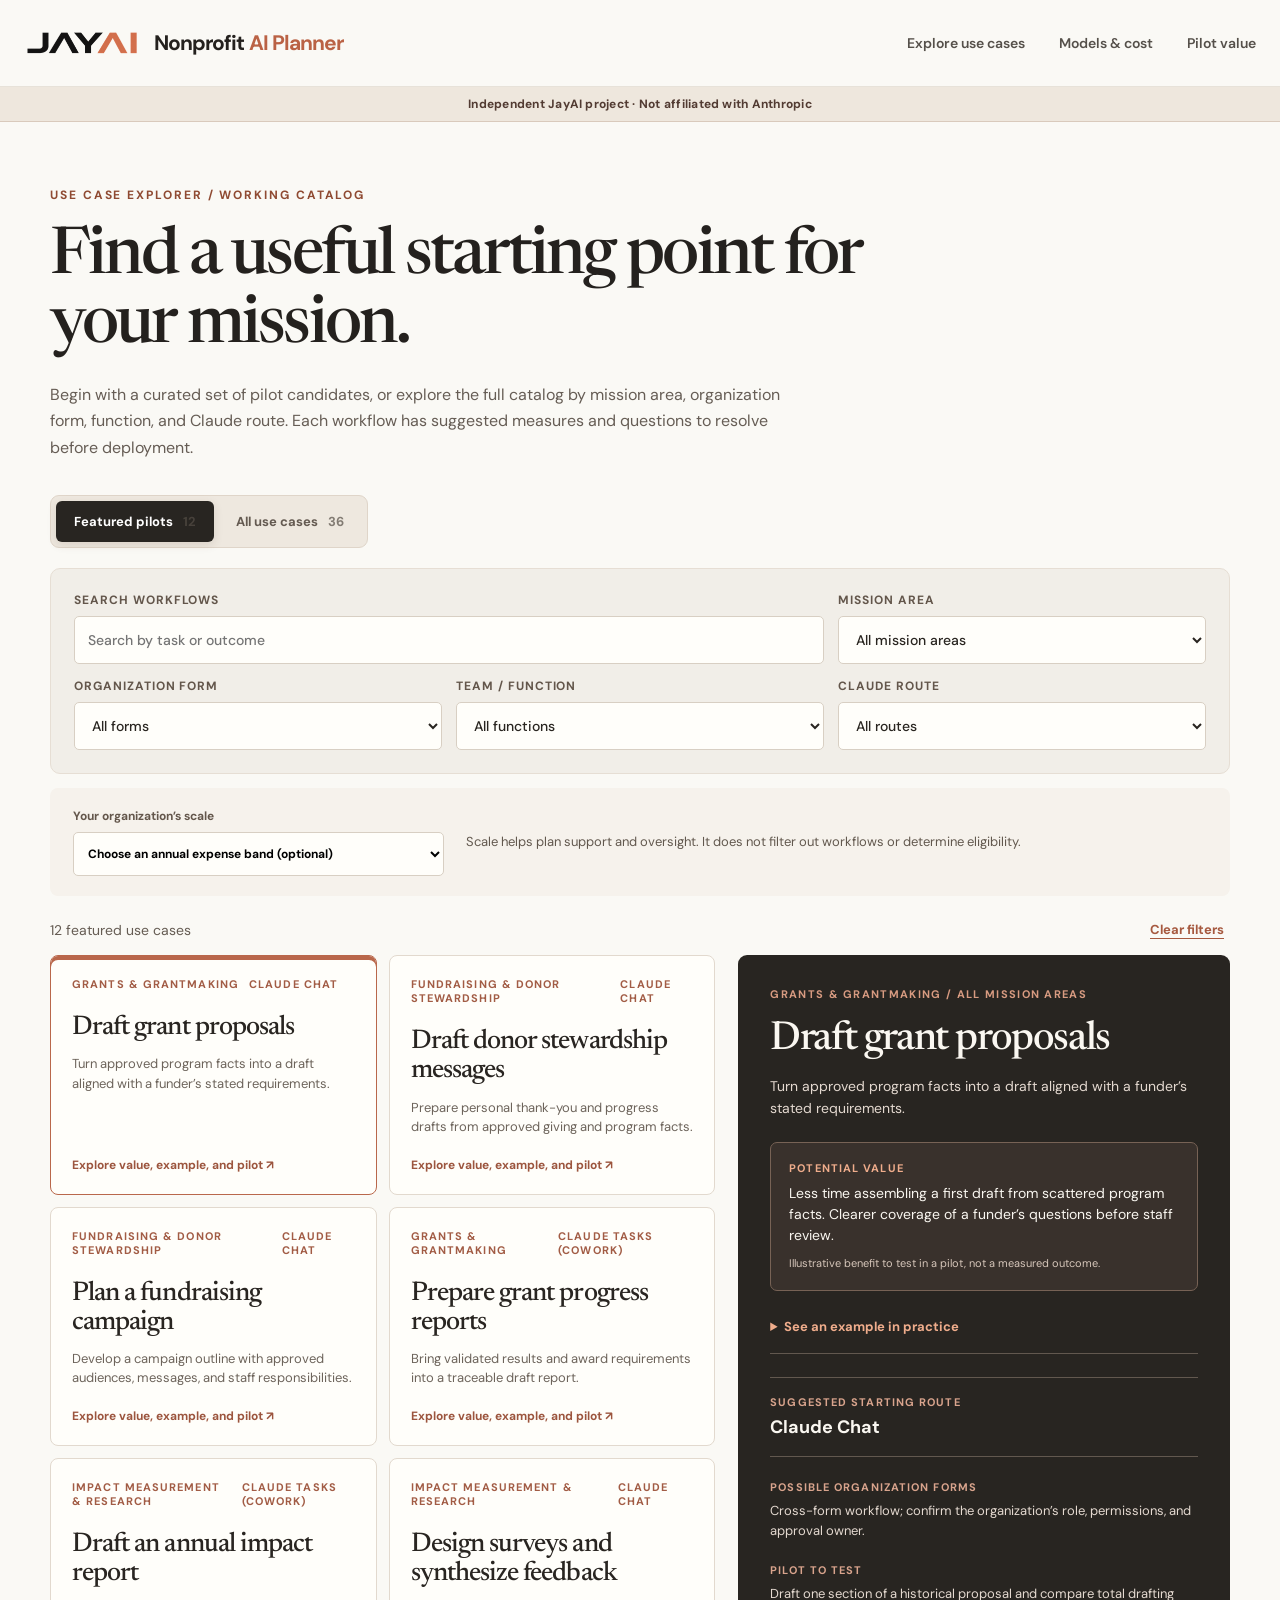
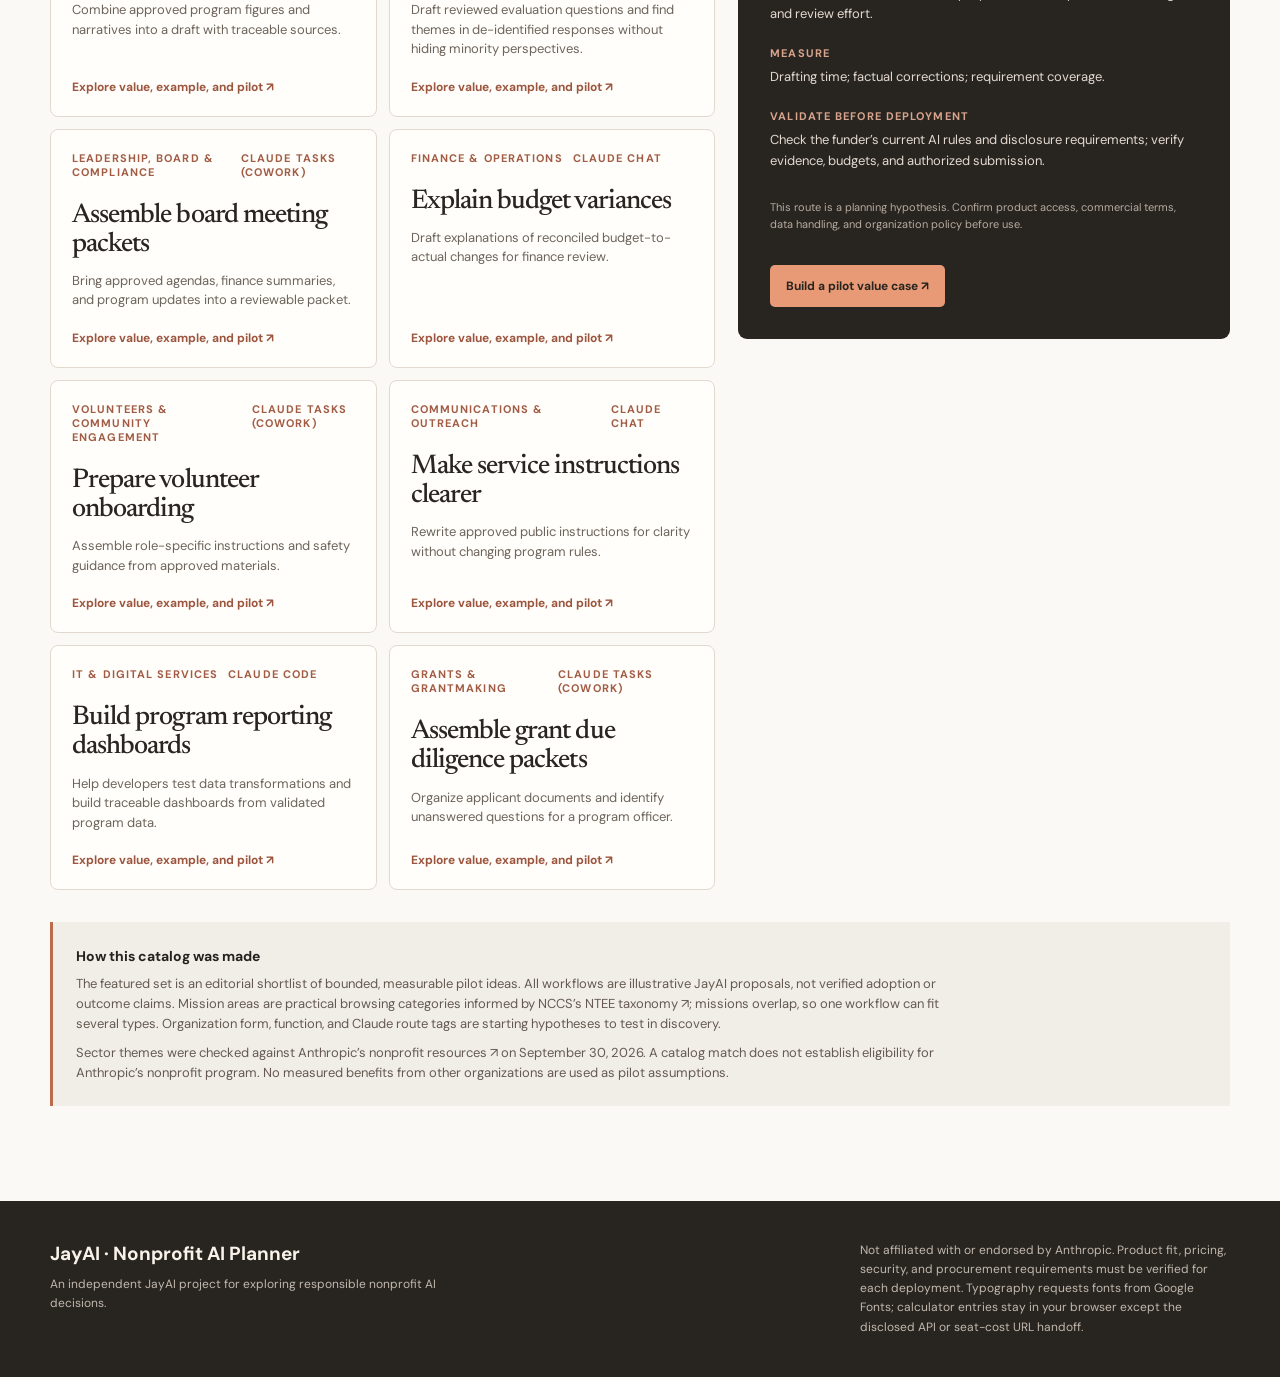
<file: use-cases.html>
<!doctype html>
<html lang="en">
  <head>
    <meta charset="UTF-8" />
    <meta name="viewport" content="width=device-width, initial-scale=1" />
    <meta name="theme-color" content="#faf9f5" />
    <meta name="description" content="Explore nonprofit workflows where Claude may help, with suggested product routes, pilot measures, and deployment questions." />
    <title>Nonprofit Use Cases | JayAI Nonprofit AI Planner</title>
    <link rel="icon" href="assets/jayai-favicon.svg" type="image/svg+xml" />
    <link rel="stylesheet" href="styles.css?v=mobile-flow-2" />
    <link rel="stylesheet" href="use-cases.css?v=mobile-flow-2" />
    <script src="use-cases-data.js" defer></script>
    <script src="use-cases.js?v=mobile-flow-2" defer></script>
  </head>
  <body>
    <a class="skip-link" href="#main">Skip to content</a>
    <header class="site-header"><div class="header-inner"><a class="brand" href="index.html" aria-label="JayAI nonprofit planner home"><img src="assets/jayai-wordmark-transparent.png" alt="" width="120" height="34" /><span>Nonprofit<span class="brand-accent"> AI Planner</span></span></a><nav aria-label="Main navigation"><a href="use-cases.html" aria-current="page">Explore use cases</a><a href="models.html">Models & cost</a><a href="pilot-value.html">Pilot value</a></nav></div></header>
    <p class="independence-banner">Independent JayAI project · Not affiliated with Anthropic</p>
    <main id="main" class="catalog wrap">
      <div class="catalog-intro"><p class="eyebrow">Use case explorer / working catalog</p><h1>Find a useful starting point for your mission.</h1><p>Begin with a curated set of pilot candidates, or explore the full catalog by mission area, organization form, function, and Claude route. Each workflow has suggested measures and questions to resolve before deployment.</p></div>
      <div class="catalog-view" role="group" aria-label="Catalog view"><button id="view-featured" type="button" aria-pressed="true">Featured pilots <span>12</span></button><button id="view-all" type="button" aria-pressed="false">All use cases <span>36</span></button></div>
      <button class="filter-toggle" id="filter-toggle" type="button" aria-expanded="false" aria-controls="catalog-controls">Filters <span aria-hidden="true">▾</span></button>
      <div class="catalog-controls" id="catalog-controls" aria-label="Filter use cases"><label class="search-label" for="case-search">Search workflows<input id="case-search" type="search" placeholder="Search by task or outcome" autocomplete="off" /></label><label for="org-filter">Mission area<select id="org-filter"><option value="all">All mission areas</option></select></label><label for="form-filter">Organization form<select id="form-filter"><option value="all">All forms</option></select></label><label for="department-filter">Team / function<select id="department-filter"><option value="all">All functions</option></select></label><label for="route-filter">Claude route<select id="route-filter"><option value="all">All routes</option><option value="Chat">Chat</option><option value="Cowork">Claude tasks (Cowork)</option><option value="Code">Code</option><option value="API">API</option></select></label></div>
      <div class="size-guidance"><label for="size-guide">Your organization’s scale<select id="size-guide"><option value="unknown">Choose an annual expense band (optional)</option><option value="small">Under $500K</option><option value="medium">$500K to under $10M</option><option value="large">$10M and above</option></select></label><p id="size-note" role="status">Scale helps plan support and oversight. It does not filter out workflows or determine eligibility.</p></div><div class="catalog-summary"><span id="result-count" role="status" aria-live="polite">12 featured use cases</span><button id="clear-filters" type="button">Clear filters</button></div>
      <div class="catalog-layout"><div class="case-grid" id="case-grid" aria-label="Use cases"></div><aside class="case-detail" id="case-detail" aria-live="polite" aria-atomic="true"><p class="detail-kicker">Select a use case</p><h2>Explore a workflow</h2><p>Choose a card to inspect its likely route, pilot measure, and deployment questions.</p></aside></div>
      <div class="catalog-method"><strong>How this catalog was made</strong><p>The featured set is an editorial shortlist of bounded, measurable pilot ideas. All workflows are illustrative JayAI proposals, not verified adoption or outcome claims. Mission areas are practical browsing categories informed by <a href="https://nccs.urban.org/nccs/resources/ntee/" target="_blank" rel="noopener noreferrer">NCCS’s NTEE taxonomy ↗</a>; missions overlap, so one workflow can fit several types. Organization form, function, and Claude route tags are starting hypotheses to test in discovery.</p><p>Sector themes were checked against <a href="https://claude.com/solutions/nonprofits" target="_blank" rel="noopener noreferrer">Anthropic’s nonprofit resources ↗</a> on September 30, 2026. A catalog match does not establish eligibility for Anthropic’s nonprofit program. No measured benefits from other organizations are used as pilot assumptions.</p></div>
    </main>
    <footer class="site-footer"><div class="wrap footer-inner"><div><strong>JayAI · Nonprofit AI Planner</strong><p>An independent JayAI project for exploring responsible nonprofit AI decisions.</p></div><p>Not affiliated with or endorsed by Anthropic. Product fit, pricing, security, and procurement requirements must be verified for each deployment. Typography requests fonts from Google Fonts; calculator entries stay in your browser except the disclosed API or seat-cost URL handoff.</p></div></footer>
  <noscript><p class="noscript-note">This interactive planner needs JavaScript to calculate and show use cases.</p></noscript>
  </body>
</html>
</file>
<file: styles.css>
@import url('https://fonts.googleapis.com/css2?family=DM+Sans:wght@400;500;600;700&family=Newsreader:opsz,wght@6..72,400;6..72,500;6..72,600&display=swap');

:root{font-family:'DM Sans',system-ui,sans-serif;color:#24211e;background:#faf9f5;font-synthesis:none;scroll-behavior:smooth}
*{box-sizing:border-box}body{margin:0}button,a{font:inherit}a{color:inherit;text-decoration:none}button{cursor:pointer;color:inherit}img{display:block;max-width:100%}.wrap{width:min(1180px,calc(100% - 48px));margin-inline:auto}.skip-link{position:absolute;left:16px;top:-80px;background:#24211e;color:#fff;padding:12px;z-index:10}.skip-link:focus{top:10px}a:focus-visible,button:focus-visible{outline:3px solid #bd694b;outline-offset:4px}
.site-header{border-bottom:1px solid #e7e2d9;background:#faf9f5}.header-inner{width:min(1280px,calc(100% - 48px));margin:auto;min-height:86px;display:flex;align-items:center;justify-content:space-between;gap:30px}.brand{display:flex;align-items:center;gap:10px;font-size:21px;font-weight:700;letter-spacing:-.055em;white-space:nowrap}.brand img{width:120px;height:34px;object-fit:cover;}.brand-accent{color:#ba6245}.site-header nav{display:flex;gap:34px;font-size:14px;font-weight:600;color:#55504a}.site-header nav a:hover,.text-link:hover{color:#b96043}
.hero{min-height:595px;display:grid;grid-template-columns:minmax(0,1.08fr) minmax(0,.92fr);align-items:center;gap:56px;padding-block:72px 64px}.eyebrow{font-size:12px;font-weight:700;letter-spacing:.16em;text-transform:uppercase;color:#a9573d;margin:0 0 21px}.eyebrow-rule{display:inline-block;width:25px;height:1px;background:currentColor;vertical-align:middle;margin-right:10px}.hero h1,.section-heading h2,.approach-layout h2{font-family:Newsreader,Georgia,serif;letter-spacing:-.045em;font-weight:500}.hero h1{font-size:clamp(51px,5.6vw,80px);line-height:1.02;max-width:720px;margin:0}.hero h1 em{font-weight:400;color:#b85e40}.hero-lede{font-size:18px;line-height:1.65;max-width:590px;color:#625b54;margin:26px 0 33px}.hero-actions{display:flex;align-items:center;gap:27px;flex-wrap:wrap}.button{display:inline-flex;align-items:center;justify-content:center;gap:35px;padding:17px 22px;border-radius:6px;font-weight:700;font-size:14px}.button-primary{background:#25221f;color:white}.button-primary:hover{background:#a9573d}.button span{font-size:18px;line-height:0}.text-link{font-size:14px;font-weight:700;border-bottom:1px solid #c7bfb6;padding-bottom:5px}.text-link span{margin-left:9px}
.hero-path{min-height:445px;min-width:0;padding:28px 31px 26px;border:1px solid #e5d9ca;border-radius:16px;background:linear-gradient(145deg,#f5eee5,#eee8dd);box-shadow:0 24px 65px #5138290b}.path-heading{display:flex;justify-content:space-between;gap:15px;padding-bottom:17px;border-bottom:1px solid #d9cbbd;color:#a35e46;font-size:11px;font-weight:700;letter-spacing:.14em;text-transform:uppercase}.path-steps{list-style:none;margin:0;padding:0}.path-steps li{display:grid;grid-template-columns:42px minmax(0,1fr);gap:17px;align-items:center;min-height:88px;border-bottom:1px solid #e0d5c8}.path-steps li:last-child{border-bottom:0}.path-number{font-family:Newsreader,Georgia,serif;font-size:26px;color:#b9674b}.path-steps strong{display:block;font-family:Newsreader,Georgia,serif;font-size:26px;font-weight:500;letter-spacing:-.025em;line-height:1.1}.path-steps p{margin:5px 0 0;color:#6d6259;font-size:12px;line-height:1.45}
.trust-line{display:flex;align-items:center;justify-content:center;gap:37px;padding:23px 0 34px;color:#71685f;font-size:13px;font-weight:700;border-top:1px solid #e9e3da}.principle-separator{width:5px;height:5px;flex:0 0 5px;border-radius:50%;background:#ba7056}
.explore-section{background:#f1eee8;padding:91px 0 103px}.section-heading{display:flex;align-items:end;justify-content:space-between;gap:55px;margin-bottom:34px}.section-heading .eyebrow{margin-bottom:13px}.section-heading h2,.approach-layout h2{font-size:clamp(38px,4vw,56px);line-height:1.08;margin:0;max-width:650px}.section-heading>p{max-width:340px;margin:0 0 4px;color:#716960;font-size:14px;line-height:1.6}.explore-layout{display:grid;grid-template-columns:1fr .88fr;gap:23px}.scenario-list{display:grid;gap:10px}.scenario{background:#faf9f5;border:1px solid #e3ddd4;border-radius:9px;display:flex;align-items:center;text-align:left;gap:20px;min-height:98px;padding:20px 23px;color:#2b2723;transition:background .18s,border-color .18s,transform .18s}.scenario:hover{border-color:#bb806c;transform:translateY(-2px)}.scenario.is-active{background:#fffdf9;border-color:#b96447;box-shadow:inset 4px 0 #ba6245,0 9px 24px #4a37200d}.scenario-number{align-self:flex-start;font-family:Newsreader,serif;font-size:21px;color:#b5694f}.scenario-text{display:grid;gap:6px;flex:1}.scenario-text strong{font-size:16px}.scenario-text small{font-size:13px;line-height:1.4;color:#746b62}.scenario-arrow{color:#a35d47;font-size:21px}.recommendation{background:#282521;color:#fbf8f3;border-radius:10px;min-height:425px;padding:34px 38px;display:flex;flex-direction:column}.recommendation-top{display:flex;justify-content:space-between;gap:15px;font-size:11px;font-weight:700;letter-spacing:.13em;text-transform:uppercase;color:#d2b5a4}.recommendation h3{font-family:Newsreader,serif;font-weight:500;font-size:43px;letter-spacing:-.035em;margin:30px 0 7px}.result-purpose{font-size:15px;line-height:1.55;color:#e1d8cf;margin:0}.result-divider{height:1px;background:#5c554e;margin:27px 0 23px}.result-details{display:grid;grid-template-columns:1fr 1fr;gap:24px;margin:0}.result-details dt{font-size:11px;letter-spacing:.12em;text-transform:uppercase;font-weight:700;color:#e7a487;margin-bottom:9px}.result-details dd{margin:0;font-size:13px;line-height:1.5;color:#e0d7cd}.result-note{margin:auto 0 0;padding-top:24px;font-size:11px;color:#b9afa5;line-height:1.4}
.routes-section{padding-block:95px 105px}.route-grid{display:grid;grid-template-columns:repeat(4,minmax(0,1fr));gap:15px}.route-card{min-height:285px;border:1px solid #e3dcd2;border-radius:9px;background:#fffefa;padding:25px 24px;display:flex;flex-direction:column}.route-card-index{color:#ae6147;font-size:11px;letter-spacing:.12em;text-transform:uppercase;font-weight:700}.route-card h3{font-family:Newsreader,serif;font-size:30px;font-weight:500;letter-spacing:-.035em;margin:43px 0 9px}.route-card p{font-size:14px;line-height:1.55;color:#6a625a;margin:0}.route-card-foot{display:flex;justify-content:space-between;gap:8px;color:#a4573e;font-size:12px;font-weight:700;border-top:1px solid #ece5db;padding-top:17px;margin-top:auto}.route-card-foot span{font-size:17px;line-height:0}
.approach-section{background:#e9ded1;padding:86px 0 93px}.approach-layout{display:grid;grid-template-columns:1fr .85fr;gap:100px}.approach-layout h2{max-width:500px}.approach-layout>div>p:last-child{font-size:16px;line-height:1.65;color:#5c544d;max-width:530px}.approach-steps{list-style:none;padding:0;margin:0}.approach-steps li{display:flex;gap:23px;padding:17px 0;border-bottom:1px solid #cdbeb0}.approach-steps li:first-child{border-top:1px solid #cdbeb0}.approach-steps li>span{font-family:Newsreader,serif;font-size:25px;color:#a85d43}.approach-steps strong{font-size:15px}.approach-steps p{font-size:13px;line-height:1.5;color:#6a625a;margin:5px 0 0}.site-footer{background:#282521;color:#f8f2e9;padding:40px 0}.footer-inner{display:flex;justify-content:space-between;gap:40px}.footer-inner>div{max-width:420px}.footer-inner strong{font-size:19px}.footer-inner p{font-size:12px;line-height:1.6;color:#c2b8ae;margin:9px 0 0}.footer-inner>p{max-width:370px;margin:0}
@media(max-width:960px){.hero{gap:25px}.hero-path{padding:22px;min-height:390px}.path-steps li{min-height:78px}.path-steps strong{font-size:23px}.route-grid{grid-template-columns:repeat(2,1fr)}.approach-layout{gap:50px}.explore-layout{grid-template-columns:1fr}.recommendation{min-height:370px}}
@media(max-width:680px){.wrap,.header-inner{width:min(100% - 32px,1180px)}.header-inner{min-height:92px;flex-wrap:wrap;align-content:center;gap:8px}.brand{font-size:19px}.brand img{width:96px;height:29px}.site-header nav{width:100%;gap:18px;font-size:11px;overflow-x:auto;white-space:nowrap;padding-bottom:3px}.hero{display:flex;flex-direction:column;align-items:stretch;gap:35px;padding-block:57px 30px;min-height:0}.hero h1{font-size:clamp(47px,12vw,65px)}.hero-lede{font-size:16px}.hero-path{min-height:0;padding:19px 21px;border-radius:12px}.path-heading{padding-bottom:12px;font-size:10px}.path-steps li{grid-template-columns:32px minmax(0,1fr);gap:12px;min-height:66px}.path-number{font-size:22px}.path-steps strong{font-size:21px}.path-steps p{font-size:11px;margin-top:2px}.trust-line{gap:12px;justify-content:space-between;font-size:10px;text-align:center;padding:20px 0 24px}.principle-separator{width:4px;height:4px;flex-basis:4px}.explore-section,.routes-section,.approach-section{padding-block:65px}.section-heading{display:block}.section-heading h2,.approach-layout h2{font-size:42px}.section-heading>p{max-width:100%;margin-top:17px}.scenario{min-height:88px;padding:17px;gap:13px}.scenario-text strong{font-size:14px}.scenario-text small{font-size:12px}.recommendation{padding:27px 24px}.result-details{grid-template-columns:1fr;gap:17px}.route-grid{grid-template-columns:1fr}.route-card{min-height:220px}.route-card h3{margin-top:26px}.approach-layout{grid-template-columns:1fr;gap:30px}.footer-inner{display:block}.footer-inner>p{margin-top:25px}}
@media(prefers-reduced-motion:reduce){:root{scroll-behavior:auto}.scenario{transition:none}}
.independence-banner{margin:0;background:#eee7dd;border-bottom:1px solid #d9cabc;color:#523b32;padding:9px 24px;text-align:center;font-size:12px;font-weight:700;letter-spacing:.02em}
.field-error{display:block;color:#9c382c;font-size:11px;line-height:1.4;font-weight:700;margin:4px 0 0}
.field-error:empty{display:none}
[aria-invalid="true"]{border-color:#9c382c!important}
.noscript-note{padding:16px;text-align:center;background:#fff1e7;color:#592e21}
.eyebrow,.route-card-index{color:#8f4a32}
.site-header nav a{display:inline-flex;align-items:center;min-height:30px}
.catalog-view button span{opacity:1;color:#554e46}
.recommendation-next{display:inline-flex;align-items:center;justify-content:space-between;gap:16px;margin-top:23px;padding:13px 16px;border-radius:5px;background:#e89a76;color:#282521;font-size:13px;font-weight:700}
.recommendation-next:hover{background:#f3b28e}
@media(max-width:680px){.recommendation{min-height:0;scroll-margin-top:16px}.recommendation h3{margin-top:22px}.recommendation-next{width:100%}}
.mobile-live-summary{display:none}
@media(max-width:680px){.mobile-live-summary:not([hidden]){position:fixed;z-index:20;left:0;right:0;bottom:0;display:flex;align-items:center;justify-content:space-between;gap:14px;min-height:68px;padding:10px 18px calc(10px + env(safe-area-inset-bottom));background:#282521;color:#faf7f1;box-shadow:0 -8px 30px #24211e33}.mobile-live-summary span{display:grid;gap:3px;min-width:0}.mobile-live-summary small{font-size:10px;line-height:1.2;color:#e2b199}.mobile-live-summary strong{font-size:16px;line-height:1.2;overflow-wrap:anywhere}.mobile-live-summary .mobile-summary-arrow{display:block;font-size:20px;color:#e89a76}.mobile-live-summary:focus-visible{outline:3px solid #e89a76;outline-offset:-4px}}

/* The longer nonprofit name needs its own narrow-screen header treatment. */
.nonprofit-context{padding-block:55px}.nonprofit-context h2{font-family:Newsreader,Georgia,serif;font-size:36px;font-weight:500;letter-spacing:-.035em;margin:0 0 18px}.nonprofit-context p{max-width:850px;line-height:1.65;color:#625b54}.nonprofit-context .text-link{display:inline-block;margin:0 20px 10px 0}.context-small{font-size:13px}.brand>span{letter-spacing:-.045em}
@media(max-width:480px){.brand{font-size:17px;gap:7px}.brand img{width:72px;height:24px}.nonprofit-context h2{font-size:30px}}
</file>
<file: models.css>
.models-page{padding-block:70px 100px}.model-intro{display:grid;grid-template-columns:minmax(0,1.4fr) minmax(270px,.6fr);gap:65px;align-items:end;padding-bottom:82px}.model-intro h1{font:500 clamp(50px,5.5vw,76px)/1.04 Newsreader,Georgia,serif;letter-spacing:-.045em;margin:0;max-width:780px}.model-intro h1 em{color:#b85e40;font-weight:400}.model-intro>div>p:not(.eyebrow){max-width:660px;color:#625b54;font-size:17px;line-height:1.65;margin:22px 0 26px}.scope-note{background:#efe8de;border:1px solid #e2d5c7;border-radius:10px;padding:27px}.scope-note strong{font-size:14px}.scope-note p{font-size:13px;line-height:1.6;color:#61584f}.scope-note a,.model-source a,.boundary-footer a{color:#9c5038;text-decoration:underline;text-underline-offset:3px;font-weight:700}.scope-note a{font-size:12px}.scope-note span{display:block;font-size:11px;color:#74665b;margin-top:16px}.model-section{padding:66px 0 72px;border-top:1px solid #e7e0d8}.model-grid{display:grid;grid-template-columns:repeat(4,minmax(0,1fr));gap:13px}.model-card{text-align:left;display:flex;flex-direction:column;min-width:0;min-height:386px;padding:23px;border:1px solid #dfd6ca;border-radius:10px;background:#fffefa;transition:border-color .18s,transform .18s}.model-card:hover{border-color:#b66549;transform:translateY(-2px)}.model-card.is-selected{border-color:#b66549;box-shadow:inset 0 4px #b66549,0 9px 24px #4a37200d}.model-card-top{display:flex;justify-content:space-between;color:#a65b41;font-size:11px;text-transform:uppercase;letter-spacing:.11em;font-weight:700}.model-card-top span:last-child{font-size:18px;line-height:1}.model-card>strong{font:500 29px/1.05 Newsreader,Georgia,serif;letter-spacing:-.035em;margin:35px 0 13px}.model-fit{color:#645b52;font-size:13px;line-height:1.5;min-height:80px}.model-specs{display:flex;gap:12px;flex-wrap:wrap;color:#6b6258;font-size:11px;margin-top:auto;padding:15px 0;border-top:1px solid #e8e0d6}.model-specs b{color:#29251f}.model-prices{display:grid;grid-template-columns:1fr 1fr;gap:12px;padding:14px 0;border-top:1px solid #e8e0d6}.model-prices small{display:block;color:#6c6259;font-size:10px}.model-prices b{font:500 28px Newsreader,Georgia,serif}.model-select{font-size:11px;font-weight:700;color:#a35840}.model-source{font-size:12px;line-height:1.5;color:#746b63;margin:21px 0 0}.calculator-section{padding:70px 0;background:#f1eee8;box-shadow:0 0 0 100vmax #f1eee8;clip-path:inset(0 -100vmax)}.calculator-layout{display:grid;grid-template-columns:minmax(0,.9fr) minmax(0,1.1fr);gap:22px;align-items:stretch}.estimate-form{background:#fffefa;border:1px solid #e0d7cb;border-radius:10px;padding:30px;display:flex;flex-direction:column}.selected-label{display:flex;justify-content:space-between;gap:15px;border-bottom:1px solid #e8e0d8;padding-bottom:23px;margin-bottom:21px;color:#6f655c;font-size:12px}.selected-label strong{color:#a75b42}.estimate-form label{font-size:13px;font-weight:700;margin-top:14px}.estimate-form label small{display:block;font-size:11px;line-height:1.4;color:#786e64;font-weight:400;margin:5px 0 9px}.estimate-form input{width:100%;height:48px;padding:0 13px;border:1px solid #d4c9bc;border-radius:5px;background:#fff;color:#292521;font:600 16px 'DM Sans',sans-serif}.estimate-form input:focus-visible{outline:3px solid #bd694b;outline-offset:2px}.form-help{color:#72675e;font-size:11px;line-height:1.5;margin:23px 0 0}.form-error{font-size:12px;color:#9c382c;font-weight:700}.estimate-results{background:#292521;color:#faf7f1;border-radius:10px;padding:34px 38px}.result-kicker{font-size:11px;text-transform:uppercase;letter-spacing:.13em;color:#db9a7c;font-weight:700}.estimate-total{font:500 clamp(55px,6vw,82px)/1 Newsreader,Georgia,serif;letter-spacing:-.04em;margin:23px 0 5px}.total-caption{font-size:12px;color:#c9bcb0}.cost-breakdown{margin:37px 0 0}.cost-breakdown div{display:flex;justify-content:space-between;gap:16px;padding:13px 0;border-bottom:1px solid #544c45;font-size:13px}.cost-breakdown dt{color:#d7c9bd}.cost-breakdown dd{margin:0;font-weight:700}.cost-breakdown .cost-total{border-bottom:0;font-size:15px;padding-top:20px}.cost-total dd{color:#eaa380}.formula{border-top:1px solid #544c45;padding-top:17px;color:#bdb0a5;font-size:11px;line-height:1.5;margin:17px 0 0}.comparison{margin-top:31px}.comparison h3{font:500 29px Newsreader,Georgia,serif;margin:0 0 7px}.comparison>p{color:#675e55;font-size:13px;line-height:1.5;margin:0 0 17px}.comparison-scroll{overflow-x:auto;border:1px solid #ded3c6;border-radius:8px;background:#fffefa}.comparison table{border-collapse:collapse;width:100%;min-width:620px;font-size:13px}.comparison th,.comparison td{padding:16px 20px;text-align:right;border-bottom:1px solid #e8e0d8}.comparison tr:last-child th,.comparison tr:last-child td{border-bottom:0}.comparison th:first-child{text-align:left}.comparison thead{background:#e9dfd3;color:#65584d;font-size:11px;text-transform:uppercase;letter-spacing:.06em}.comparison tbody th{font-weight:600}.comparison tbody tr.is-selected{background:#f8ece2}.row-selected{color:#9f553d;font-size:10px;margin-left:7px;text-transform:uppercase}.boundaries{display:grid;grid-template-columns:.65fr 1.35fr;gap:55px;padding:86px 0 0}.boundaries h2{font:500 clamp(38px,4vw,53px)/1.08 Newsreader,Georgia,serif;letter-spacing:-.04em;margin:0}.boundary-grid{display:grid;grid-template-columns:repeat(3,1fr);gap:17px}.boundary-grid>div{border-top:2px solid #b8694d;padding-top:18px}.boundary-grid strong{font-size:13px}.boundary-grid p{color:#6b6158;font-size:12px;line-height:1.55}.boundary-footer{grid-column:1/-1;border-top:1px solid #e2dbd2;padding-top:22px;color:#665d54;font-size:12px;line-height:1.6;margin:0}.visually-hidden{position:absolute;width:1px;height:1px;padding:0;margin:-1px;overflow:hidden;clip:rect(0,0,0,0);white-space:nowrap;border:0}
@media(max-width:1050px){.model-grid{grid-template-columns:repeat(2,1fr)}.model-card{min-height:320px}.model-fit{min-height:0}.boundaries{grid-template-columns:1fr;gap:28px}}
@media(max-width:680px){.models-page{padding-block:48px 70px}.model-intro{grid-template-columns:1fr;gap:30px;padding-bottom:60px}.model-intro h1{font-size:50px}.model-grid{grid-template-columns:1fr}.model-card{min-height:0}.model-card>strong{margin-top:23px}.model-fit{margin-bottom:27px}.model-section{padding:56px 0}.calculator-section{padding:60px 0}.calculator-layout{grid-template-columns:1fr}.estimate-form,.estimate-results{padding:25px}.estimate-total{font-size:62px}.boundary-grid{grid-template-columns:1fr}.boundaries{padding-top:65px}}
@media(prefers-reduced-motion:reduce){.model-card{transition:none}}
.pilot-next{display:inline-flex;gap:30px;align-items:center;background:#292521;color:#fff;padding:16px 20px;border-radius:5px;margin-top:25px;font-size:13px;font-weight:700}.pilot-next:hover{background:#a65b41}.pilot-next span{font-size:18px}
.reset-estimate{align-self:flex-start;background:transparent;border:0;color:#9d543c;text-decoration:underline;text-underline-offset:3px;font-size:11px;font-weight:700;padding:0;margin-top:15px}
.model-limit-note{margin:12px 0;padding:10px 12px;border:1px solid #e7b08a;border-radius:5px;background:#493029;color:#fff;font-size:12px;line-height:1.5}
.pilot-next[aria-disabled="true"]{opacity:.55;cursor:not-allowed;text-decoration:none}
.comparison-scroll:focus-visible{outline:3px solid #8f4a32;outline-offset:3px}
.estimate-total{overflow-wrap:anywhere}
.calculator-jump{margin-left:22px}
@media(max-width:680px){.calculator-jump{display:inline-block;margin:20px 0 0}.estimate-results{scroll-margin-top:16px}}

.seat-section{padding-block:35px 60px;border-bottom:1px solid #ddd3c8}.seat-layout{display:grid;grid-template-columns:1fr 1fr;gap:28px}.seat-layout select{width:100%;min-height:48px;border:1px solid #d8cfc3;border-radius:5px;background:#fffefa;padding:12px;font:inherit}.seat-results{padding:30px;background:#eee7dd;border-radius:9px;color:#282521}.seat-results>strong{display:block;font-size:38px;margin:18px 0;overflow-wrap:anywhere}.seat-results>p{font-size:14px;line-height:1.6}.seat-results .pilot-next{font-size:13px}.seat-layout select:focus-visible{outline:3px solid #bd694b;outline-offset:2px}@media(max-width:680px){.seat-layout{grid-template-columns:1fr}.seat-results{padding:24px}.seat-results>strong{font-size:32px}}
</file>
<file: pilot-value.css>
.pilot-page{padding:72px 0 100px}.pilot-intro{max-width:870px}.pilot-intro h1{font:500 clamp(53px,5.7vw,80px)/1.03 Newsreader,Georgia,serif;letter-spacing:-.045em;margin:0}.pilot-intro h1 em{color:#b85e40;font-weight:400}.pilot-intro>p:last-child{font-size:17px;line-height:1.65;color:#665d54;max-width:790px;margin:23px 0 0}.pilot-context{display:grid;grid-template-columns:minmax(0,1.2fr) minmax(250px,.8fr);gap:40px;background:#eee7de;border:1px solid #e0d3c5;border-radius:12px;padding:30px 34px;margin:61px 0 82px}.pilot-context .eyebrow{margin:0 0 11px}.pilot-context h2{font:500 35px/1.1 Newsreader,Georgia,serif;margin:0 0 8px;letter-spacing:-.035em}.pilot-context p:not(.eyebrow){font-size:13px;line-height:1.55;color:#655b51;margin:0}.pilot-context .context-route{color:#a35a40!important;font-weight:700;margin-top:13px!important}.context-actions{display:flex;flex-direction:column;gap:13px}.context-actions label{display:grid;gap:8px;color:#685b50;font-size:11px;font-weight:700;letter-spacing:.08em;text-transform:uppercase}.context-actions select{min-width:0;width:100%;height:46px;padding:0 10px;border:1px solid #d2c4b5;background:#fffefa;border-radius:5px;color:#292521;font:500 13px 'DM Sans',sans-serif;text-transform:none;letter-spacing:0}.context-actions a,.pilot-form a,.pilot-method a{color:#9d543c;text-decoration:underline;text-underline-offset:3px;font-size:12px;font-weight:700}.context-actions a{align-self:flex-start}.pilot-workbench{padding-bottom:80px}.workbench-layout{display:grid;grid-template-columns:minmax(0,1fr) minmax(0,.91fr);gap:23px;align-items:start}.pilot-form{border:1px solid #e1d8cc;background:#fffefa;border-radius:10px;padding:29px}.pilot-form fieldset{border:0;padding:0;margin:0 0 32px;min-width:0}.pilot-form legend{font:500 28px Newsreader,Georgia,serif;letter-spacing:-.025em;padding:0 0 20px}.pilot-form fieldset+fieldset{border-top:1px solid #e6ddd2;padding-top:27px}.field-grid{display:grid;grid-template-columns:repeat(2,minmax(0,1fr));gap:21px 15px}.field-grid label{display:flex;flex-direction:column;min-width:0;font-size:12px;font-weight:700;color:#403a34}.field-grid small{font-size:11px;line-height:1.35;color:#7a7066;font-weight:400;margin:5px 0 8px;min-height:30px}.field-grid input{width:100%;height:45px;padding:0 12px;border:1px solid #d4c9bd;background:white;border-radius:5px;color:#292520;font:600 15px 'DM Sans',sans-serif}.field-grid input:focus-visible,.context-actions select:focus-visible{outline:3px solid #bd694b;outline-offset:2px}.input-prefix,.input-suffix{position:relative}.input-prefix span,.input-suffix span{position:absolute;top:13px;color:#817367;font-size:13px}.input-prefix span{left:13px}.input-prefix input{padding-left:28px}.input-suffix span{right:14px}.input-suffix input{padding-right:30px}.cost-note{font-size:11px;line-height:1.5;color:#6f655b;margin:0 0 10px}.form-error{font-size:12px;color:#a0392c;font-weight:700}.reset-button{background:transparent;border:0;padding:0;font-size:12px;font-weight:700;color:#9b543d;text-decoration:underline;text-underline-offset:4px}.pilot-results{background:#292521;color:#faf7f1;border-radius:10px;padding:36px}.result-kicker{font-size:11px;letter-spacing:.12em;text-transform:uppercase;color:#dba084;font-weight:700;margin:0}.hero-result{font:500 clamp(62px,6vw,83px)/1 Newsreader,Georgia,serif;letter-spacing:-.045em;margin:24px 0 4px;overflow-wrap:anywhere}.hero-result.negative{color:#ed9474}.result-qualifier{font-size:12px;color:#c8b9ac;margin:0 0 32px}.result-grid{display:grid;grid-template-columns:1fr 1fr;gap:0 22px}.result-grid>div{border-top:1px solid #554c44;padding:17px 0;display:flex;flex-direction:column;gap:8px}.result-grid span{font-size:11px;color:#c9b9ac}.result-grid strong{font-size:21px;font-weight:600}.math-note{border-top:1px solid #554c44;margin-top:16px;padding-top:19px}.math-note strong{font-size:12px;color:#dda084}.math-note p{font-size:11px;line-height:1.6;color:#c7b9ad;margin:8px 0 0}.evidence-section{border-top:1px solid #e7dfd5;padding:77px 0;display:grid;grid-template-columns:minmax(0,.8fr) minmax(0,1.2fr);gap:70px}.evidence-section h2{font:500 clamp(40px,4vw,55px)/1.06 Newsreader,Georgia,serif;letter-spacing:-.04em;margin:0}.evidence-section>div>p:last-child{font-size:14px;line-height:1.65;color:#665d54}.evidence-panel{border:1px solid #dfd5c9;background:#fffefa;border-radius:10px;padding:27px 31px}.evidence-panel>div{padding:16px 0;border-bottom:1px solid #e8e0d7}.evidence-panel>div:first-child{padding-top:0}.evidence-panel>div:last-child{border-bottom:0;padding-bottom:0}.evidence-panel span{font-size:11px;letter-spacing:.11em;text-transform:uppercase;color:#a75c42;font-weight:700}.evidence-panel p{font-size:13px;line-height:1.55;color:#524a43;margin:7px 0 0}.pilot-method{padding:26px 29px;background:#f0e9df;border-left:3px solid #bd694b}.pilot-method strong{font-size:14px}.pilot-method p{font-size:12px;line-height:1.6;color:#62584f;max-width:1000px;margin:9px 0 0}
@media(max-width:940px){.workbench-layout{grid-template-columns:1fr}.pilot-results{position:static}.evidence-section{gap:30px}}
@media(max-width:680px){.pilot-page{padding:50px 0 70px}.pilot-intro h1{font-size:50px}.pilot-context{grid-template-columns:1fr;gap:25px;padding:25px;margin:45px 0 65px}.pilot-context h2{font-size:31px}.pilot-workbench{padding-bottom:60px}.pilot-form,.pilot-results{padding:25px}.field-grid{grid-template-columns:1fr}.field-grid small{min-height:0}.hero-result{font-size:62px}.result-grid strong{font-size:18px}.evidence-section{grid-template-columns:1fr;padding:60px 0}.evidence-panel{padding:23px}.pilot-method{padding:23px}}
.evidence-worksheet{grid-column:1/-1;border:1px solid #dfd5c9;background:#f2ece4;border-radius:10px;padding:28px}.evidence-worksheet h3{font:500 30px Newsreader,Georgia,serif;letter-spacing:-.03em;margin:0 0 5px}.evidence-worksheet>p{font-size:12px;color:#6e6257;line-height:1.5;margin:0 0 22px}.evidence-fields{display:grid;grid-template-columns:repeat(2,minmax(0,1fr));gap:18px}.evidence-fields label{display:grid;gap:8px;font-size:12px;font-weight:700;color:#4b423a}.evidence-fields input,.evidence-fields textarea{width:100%;min-width:0;border:1px solid #d3c6b8;background:#fffefa;border-radius:5px;padding:11px 12px;color:#292521;font:500 13px 'DM Sans',sans-serif}.evidence-fields input{height:44px}.evidence-fields textarea{resize:vertical;line-height:1.5}.evidence-fields input:focus-visible,.evidence-fields textarea:focus-visible{outline:3px solid #bd694b;outline-offset:2px}.evidence-fields .evidence-wide{grid-column:1/-1}.evidence-worksheet .local-note{margin:18px 0 0;font-size:11px;color:#765f52}
@media(max-width:680px){.evidence-worksheet{padding:23px}.evidence-fields{grid-template-columns:1fr}}
.pilot-context .context-route{color:#8f4a32!important}
.example-intro{margin:-12px 0 20px;padding:15px 18px;background:#f0e9df;border-left:3px solid #a85d43;border-radius:3px;color:#55483e;font-size:14px;line-height:1.5}
.example-result{margin:0 0 20px;padding:10px 12px;border:1px solid #be8b71;border-radius:5px;color:#fff1e8;font-size:12px;font-weight:700;line-height:1.45}
.pilot-form a[hidden],.example-result[hidden]{display:none}
@media(max-width:680px){.pilot-results{scroll-margin-top:16px}}
</file>
<file: use-cases.css>
.catalog{padding-block:65px 95px}.catalog-intro{max-width:820px}.catalog-intro h1{font-family:Newsreader,Georgia,serif;font-size:clamp(46px,5.1vw,70px);font-weight:500;letter-spacing:-.045em;line-height:1.05;margin:0}.catalog-intro>p:last-child{font-size:16px;line-height:1.65;color:#665d55;max-width:760px;margin:21px 0 0}.catalog-controls{display:grid;grid-template-columns:1.45fr 1fr 1fr .8fr;gap:14px;margin-top:45px;padding:23px;background:#f1eee8;border:1px solid #e6ded4;border-radius:10px}.catalog-controls label{display:grid;gap:8px;color:#63564b;font-size:12px;font-weight:700;letter-spacing:.08em;text-transform:uppercase}.catalog-controls input,.catalog-controls select{width:100%;min-width:0;min-height:48px;border:1px solid #d8cfc3;border-radius:5px;background:#fffefa;color:#292520;padding:0 13px;font:500 14px 'DM Sans',sans-serif;letter-spacing:0;text-transform:none}.catalog-controls input:focus-visible,.catalog-controls select:focus-visible{outline:3px solid #bd694b;outline-offset:2px}.catalog-summary{display:flex;align-items:center;justify-content:space-between;margin:24px 0 16px;color:#655c53;font-size:14px}.catalog-summary button{border:0;background:transparent;color:#a6593f;font-size:13px;font-weight:700;text-decoration:underline;text-underline-offset:4px}.catalog-layout{display:grid;grid-template-columns:minmax(0,1.15fr) minmax(340px,.85fr);gap:23px;align-items:start}.case-grid{display:grid;grid-template-columns:repeat(2,minmax(0,1fr));gap:12px}.case-card{display:flex;flex-direction:column;min-height:228px;text-align:left;background:#fffefa;border:1px solid #e2d9ce;border-radius:8px;padding:21px;transition:border-color .16s,transform .16s}.case-card:hover{border-color:#b9674b;transform:translateY(-2px)}.case-card[aria-pressed="true"]{border-color:#b9674b;box-shadow:inset 0 4px #b9674b}.case-card-top{display:flex;justify-content:space-between;gap:10px;color:#a25c45;font-size:11px;font-weight:700;letter-spacing:.1em;text-transform:uppercase}.case-card h3{font-family:Newsreader,Georgia,serif;font-size:27px;font-weight:500;letter-spacing:-.025em;line-height:1.08;margin:25px 0 9px}.case-card p{color:#6b625a;font-size:13px;line-height:1.5;margin:0}.case-card-bottom{margin-top:auto;padding-top:20px;font-size:12px;color:#9c553e;font-weight:700}.case-detail{position:sticky;top:22px;min-height:520px;background:#282521;color:#faf7f1;border-radius:9px;padding:32px}.detail-kicker{color:#d89b81;font-size:11px;font-weight:700;text-transform:uppercase;letter-spacing:.12em;margin:0 0 18px}.case-detail h2{font-family:Newsreader,Georgia,serif;font-size:40px;letter-spacing:-.035em;line-height:1.08;font-weight:500;margin:0 0 13px}.case-detail>p:not(.detail-kicker){line-height:1.55;color:#e4d9d0;font-size:14px}.detail-route{margin:23px 0;padding:17px 0;border-top:1px solid #62584f;border-bottom:1px solid #62584f}.detail-route span{display:block;color:#d9a48d;font-size:11px;font-weight:700;letter-spacing:.1em;text-transform:uppercase;margin-bottom:6px}.detail-route strong{font-size:18px}.detail-section{margin-top:22px}.detail-section h3{font-size:11px;text-transform:uppercase;letter-spacing:.1em;color:#d9a48d;margin:0 0 7px}.detail-section p{font-size:13px;line-height:1.55;color:#e4d9d0;margin:0}.detail-disclaimer{font-size:11px!important;color:#b7aaa0!important;margin-top:28px}.empty-state{grid-column:1/-1;padding:42px;border:1px dashed #c9b9a9;border-radius:8px;color:#61574e;background:#fffefa}.empty-state strong{display:block;font-size:18px;margin-bottom:6px}.catalog-method{margin-top:32px;padding:23px;border-left:3px solid #bd6b4d;background:#f1eee8}.catalog-method strong{font-size:14px}.catalog-method p{font-size:13px;line-height:1.55;color:#655a51;max-width:900px;margin:8px 0 0}
@media(max-width:1100px){.catalog-controls{grid-template-columns:repeat(2,minmax(0,1fr))}}@media(max-width:950px){.catalog-layout{grid-template-columns:1fr}.case-detail{position:static;min-height:0}}@media(max-width:640px){.catalog{padding-block:48px 70px}.catalog-intro h1{font-size:48px}.catalog-controls{grid-template-columns:1fr;padding:17px;margin-top:32px}.case-grid{grid-template-columns:1fr}.case-card{min-height:180px}.case-card h3{margin-top:18px}.case-detail{padding:26px}.case-detail h2{font-size:35px}}
.case-card h3{color:#24211e}
.catalog-view{display:inline-flex;max-width:100%;gap:4px;margin-top:34px;padding:5px;background:#eee8df;border:1px solid #dfd5c9;border-radius:9px}.catalog-view button{border:0;border-radius:6px;background:transparent;color:#645a51;padding:12px 18px;font-size:13px;font-weight:700;white-space:nowrap}.catalog-view button[aria-pressed="true"]{background:#282521;color:#fff;box-shadow:0 3px 10px #51382920}.catalog-view button span{margin-left:7px;opacity:.7}.catalog-controls{margin-top:20px}.empty-show-all{display:block;margin-top:20px;padding:10px 14px;border:1px solid #a45b42;border-radius:5px;background:#fffefa;color:#9c553e;font-size:13px;font-weight:700}
@media(max-width:640px){.catalog-view{display:flex}.catalog-view button{flex:1;min-width:0;padding:11px 9px;font-size:12px}.catalog-view button span{margin-left:3px}}
.detail-pilot-link{display:inline-flex;margin-top:21px;padding:13px 16px;border-radius:5px;background:#e89a76;color:#282521;font-size:12px;font-weight:700}.detail-pilot-link:hover{background:#f3b28e}
.case-card-title{display:block;font:500 27px/1.08 Newsreader,Georgia,serif;letter-spacing:-.035em;margin:22px 0 12px;color:#292521}
.case-card-summary{display:block;font-size:13px;line-height:1.5;color:#6d645b}
@media(max-width:950px){.case-grid>.case-detail{grid-column:1/-1;scroll-margin-top:16px}}
.filter-toggle,.detail-back{display:none}
@media(max-width:950px){.detail-back{display:block;margin-top:18px;border:1px solid #d19d82;border-radius:5px;background:transparent;color:#f6d4c1;padding:11px 14px;font-size:13px;font-weight:700}}
@media(max-width:640px){.filter-toggle{display:flex;align-items:center;justify-content:space-between;width:100%;min-height:48px;margin-top:20px;padding:12px 16px;border:1px solid #d8cfc3;border-radius:7px;background:#f1eee8;color:#3d332d;font-size:14px;font-weight:700}.filter-toggle[hidden],.catalog-controls.filters-collapsed{display:none}.catalog-controls{margin-top:8px}.catalog-summary{margin-top:18px}}

.catalog-controls{grid-template-columns:repeat(3,minmax(0,1fr))}.search-label{grid-column:span 2}.size-guidance{display:grid;grid-template-columns:minmax(250px,1fr) 2fr;align-items:center;gap:22px;padding:20px 23px;background:#f6f2ec;border-radius:8px;margin-top:14px}.size-guidance label{display:grid;gap:8px;font-size:12px;font-weight:700;color:#63564b}.size-guidance select{width:100%;min-height:44px;padding:10px;border:1px solid #d8cfc3;border-radius:5px;background:#fffefa;font:inherit}.size-guidance p{font-size:13px;line-height:1.6;color:#62584e;margin:0}.size-guidance select:focus-visible{outline:3px solid #bd694b;outline-offset:2px}
@media(max-width:1100px){.catalog-controls{grid-template-columns:repeat(2,minmax(0,1fr))}}@media(max-width:640px){.catalog-controls,.size-guidance{grid-template-columns:1fr}.search-label{grid-column:auto}.size-guidance{padding:17px;gap:12px}}

.detail-value{margin-top:22px;padding:18px;border:1px solid #776255;border-radius:7px;background:#39312c}.detail-value h3{margin:0 0 8px;color:#f0ad8c;font-size:11px;letter-spacing:.1em;text-transform:uppercase}.detail-value p{margin:0;color:#faf7f1;font-size:14px;line-height:1.5}.detail-value small{display:block;margin-top:10px;color:#d6c6ba;font-size:11px;line-height:1.45}.detail-example{margin-top:14px;border-bottom:1px solid #62584f}.detail-example summary{padding:12px 0;min-height:48px;color:#f0ad8c;font-size:13px;font-weight:700;cursor:pointer;line-height:1.5}.detail-example .detail-section{margin-top:16px}.detail-example .detail-section p{margin:0 0 15px;color:#e4d9d0;font-size:13px;line-height:1.55}.detail-example .example-note{margin:0 0 15px;color:#d6c6ba;font-size:11px;line-height:1.45}.case-detail:focus-visible,.detail-example summary:focus-visible{outline:3px solid #f0ad8c;outline-offset:3px}
</file>
